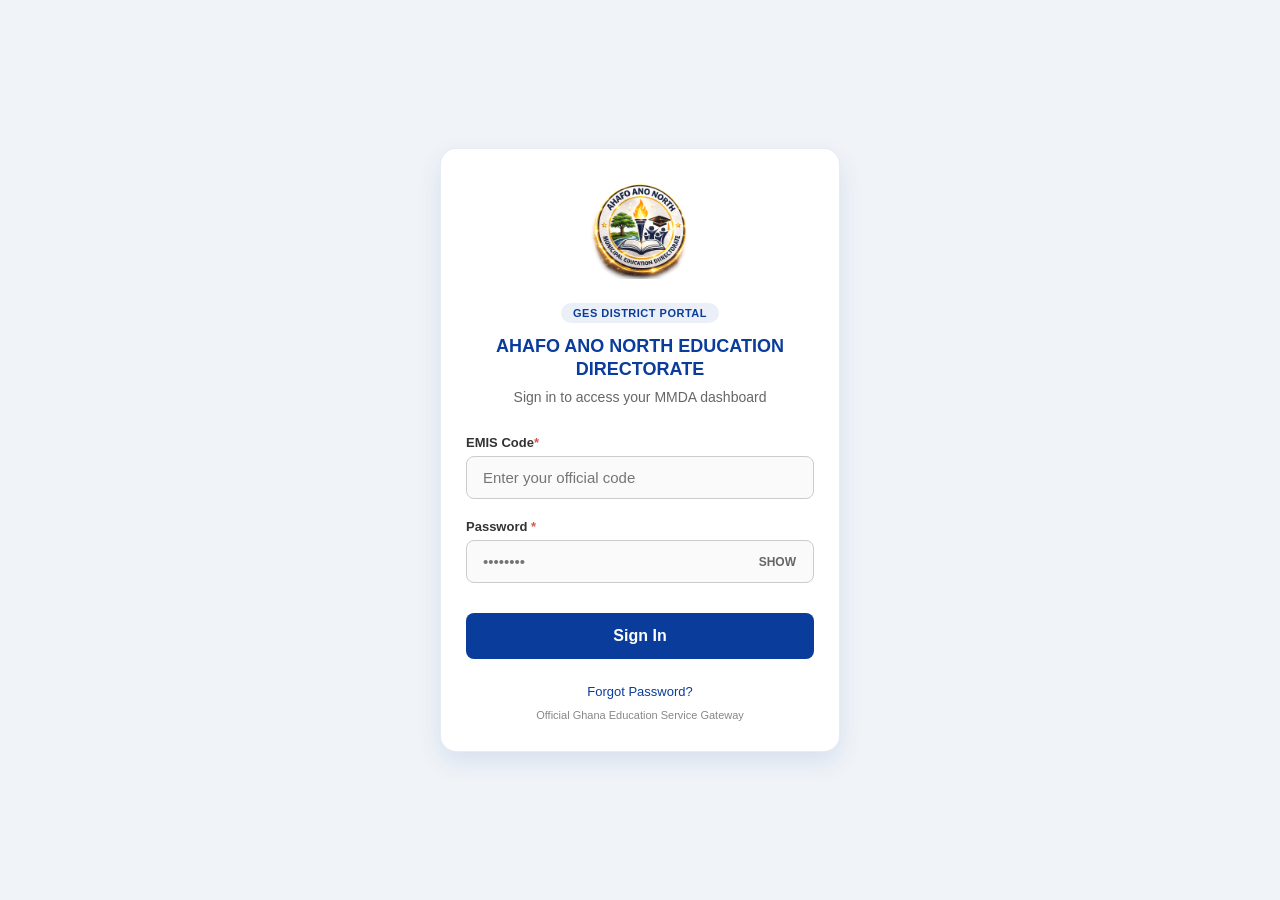
<file: index.html>
<!DOCTYPE html>
<html lang="en">
<head>
    <meta charset="UTF-8">
    <meta name="viewport" content="width=device-width, initial-scale=1.0">
    <title>GES Ahafo Ano North - Login Portal</title>
    <style>
        * {
            box-sizing: border-box;
            margin: 0;
            padding: 0;
            font-family: -apple-system, BlinkMacSystemFont, "Segoe UI", Roboto, Helvetica, Arial, sans-serif;
        }

        body {
            background-color: #f0f4f8; 
            display: flex;
            justify-content: center;
            align-items: center;
            min-height: 100vh;
            padding: 20px;
        }

        .login-container {
            background: #ffffff;
            width: 100%;
            max-width: 400px;
            padding: 30px 25px;
            border-radius: 16px;
            box-shadow: 0 10px 25px rgba(10, 60, 155, 0.1); 
            border: 1px solid rgba(10, 60, 155, 0.1); 
        }

        .logo-wrapper {
            text-align: center;
            margin-bottom: 20px;
        }

        .logo-wrapper img {
            width: 150px; 
            height: auto; 
            max-width: 100%;
        }

        .header {
            text-align: center;
            margin-bottom: 30px;
        }

        .header h1 {
            font-size: 18px;
            color: #0A3C9B; 
            font-weight: 700;
            line-height: 1.3;
        }

        .header p {
            font-size: 14px;
            color: #666666;
            margin-top: 8px;
        }

        .form-group {
            margin-bottom: 20px;
            position: relative;
        }

        .form-group label {
            display: block;
            font-size: 13px;
            font-weight: 600;
            color: #333333;
            margin-bottom: 6px;
        }

        .form-group label span {
            color: #d9534f;
        }

        .form-group input {
            width: 100%;
            padding: 12px 16px;
            font-size: 15px;
            border: 1px solid #cccccc;
            border-radius: 8px;
            outline: none;
            background-color: #fafafa;
            transition: all 0.2s ease;
        }

        /* Added padding on the right to make room for the toggle button */
        .password-input-wrapper input {
            padding-right: 45px;
        }

        .form-group input:focus {
            border-color: #0A3C9B; 
            background-color: #ffffff;
            box-shadow: 0 0 0 3px rgba(10, 60, 155, 0.15);
        }

        /* Styling for the wrapper and toggle visibility button */
        .password-input-wrapper {
            position: relative;
            display: flex;
            align-items: center;
        }

        .toggle-password {
            position: absolute;
            right: 14px;
            background: none;
            border: none;
            color: #666666;
            cursor: pointer;
            font-size: 12px;
            font-weight: 600;
            padding: 4px;
            user-select: none;
            text-transform: uppercase;
        }

        .toggle-password:hover {
            color: #0A3C9B;
        }

        .btn-submit {
            width: 100%;
            padding: 14px;
            background-color: #0A3C9B; 
            color: #ffffff;
            border: none;
            border-radius: 8px;
            font-size: 16px;
            font-weight: 600;
            cursor: pointer;
            transition: background-color 0.2s ease;
            margin-top: 10px;
        }

        .btn-submit:hover {
            background-color: #072a6b;
        }

        .footer-links {
            margin-top: 25px;
            text-align: center;
            font-size: 13px;
        }

        .footer-links a {
            color: #0A3C9B;
            text-decoration: none;
            font-weight: 500;
        }

        .footer-links a:hover {
            text-decoration: underline;
        }

        .district-badge {
            display: inline-block;
            background-color: rgba(10, 60, 155, 0.08);
            color: #0A3C9B;
            padding: 4px 12px;
            border-radius: 20px;
            font-size: 11px;
            font-weight: 700;
            text-transform: uppercase;
            letter-spacing: 0.5px;
            margin-bottom: 12px;
        }
    </style>
</head>
<body>

    <div class="login-container">
        <div class="logo-wrapper">
            <img src="Logo.png" alt="Ahafo Ano North Municipal Education Directorate Logo">
        </div>

        <div class="header">
            <span class="district-badge">GES District Portal</span>
            <h1>AHAFO ANO NORTH EDUCATION DIRECTORATE</h1>
            <p>Sign in to access your MMDA dashboard</p>
        </div>

        <form action="#" method="POST" onsubmit="
            event.preventDefault(); 
            const code = document.getElementById('emis-code').value; 
            const pass = document.getElementById('password').value; 
            if(code === 'ADMIN' && pass === '123456') { 
                window.location.href='dashboard.html'; 
            } else { 
                alert('Invalid EMIS Code or Password. Please try again.'); 
            }
        ">
            <div class="form-group">
                <label for="emis-code">EMIS Code<span>*</span></label>
                <input type="text" id="emis-code" placeholder="Enter your official code" required>
            </div>

            <div class="form-group">
                <label for="password">Password <span>*</span></label>
                <!-- Updated: Wrapped input in a container and added a toggle button -->
                <div class="password-input-wrapper">
                    <input type="password" id="password" placeholder="••••••••" required>
                    <button type="button" id="togglePasswordBtn" class="toggle-password">Show</button>
                </div>
            </div>

            <button type="submit" class="btn-submit">Sign In</button>
        </form>

        <div class="footer-links">
            <p><a href="#">Forgot Password?</a></p>
            <p style="margin-top: 10px; color: #888888; font-size: 11px;">Official Ghana Education Service Gateway</p>
        </div>
    </div>

    <!-- Script to toggle the password field type -->
    <script>
        const passwordInput = document.getElementById('password');
        const toggleBtn = document.getElementById('togglePasswordBtn');

        toggleBtn.addEventListener('click', function() {
            // Check current input type
            if (passwordInput.type === 'password') {
                passwordInput.type = 'text';
                toggleBtn.textContent = 'Hide';
            } else {
                passwordInput.type = 'password';
                toggleBtn.textContent = 'Show';
            }
        });
    </script>

</body>
</html>
</file>
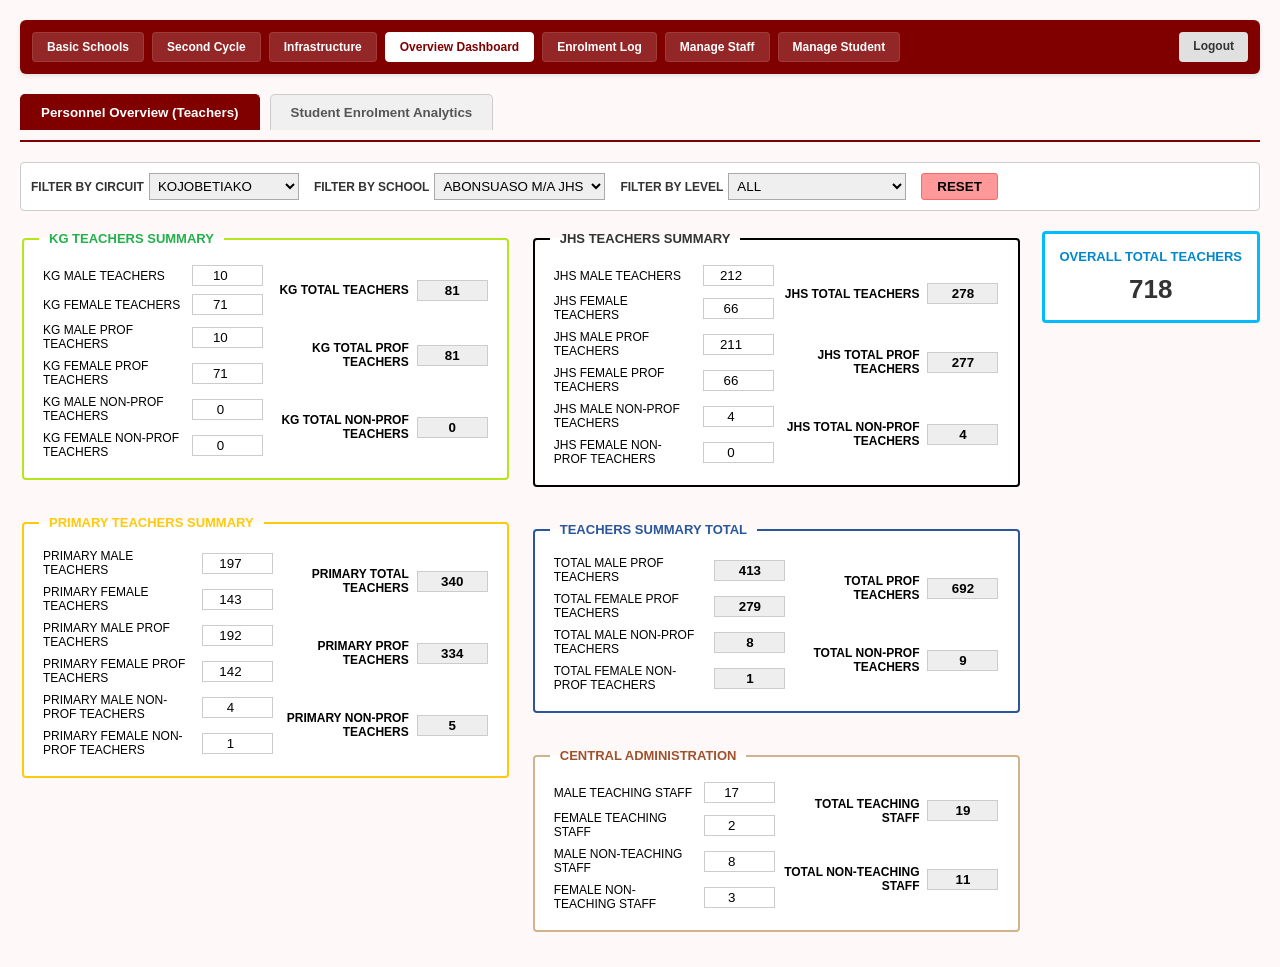
<file: dashboard.html>
<!DOCTYPE html>
<html lang="en">
<head>
    <meta charset="UTF-8">
    <meta name="viewport" content="width=device-width, initial-scale=1.0">
    <title>GES Ahafo Ano North - Dashboard Control Panel</title>
    <style>
        body { font-family: Arial, sans-serif; background-color: #fff8f8; margin: 0; padding: 20px; }
        
        /* Unified Hub System Navigation Bar */
        .hub-nav-bar { display: flex; flex-wrap: wrap; gap: 8px; background-color: #800000; padding: 12px; border-radius: 6px; margin-bottom: 20px; box-shadow: 0 2px 5px rgba(0,0,0,0.1); }
        .hub-nav-btn { text-decoration: none; padding: 7px 14px; background-color: rgba(255, 255, 255, 0.15); color: #ffffff; border-radius: 4px; font-size: 12px; font-weight: bold; border: 1px solid rgba(255,255,255,0.1); transition: background-color 0.2s, border-color 0.2s; }
        .hub-nav-btn:hover { background-color: rgba(255, 255, 255, 0.3); border-color: #ffffff; }
        .hub-nav-btn.active { background-color: #ffffff; color: #800000; border-color: #ffffff; cursor: default; }
        .hub-nav-btn.logout { background-color: #e0e0e0; color: #333333; margin-left: auto; border: none; }
        .hub-nav-btn.logout:hover { background-color: #d4d4d4; }

        /* Dashboard View Tabs Switching System */
        .dashboard-tabs { display: flex; gap: 10px; margin-bottom: 20px; border-bottom: 2px solid #800000; padding-bottom: 10px; }
        .tab-link { padding: 10px 20px; background-color: #f0f0f0; border: 1px solid #ccc; border-bottom: none; border-radius: 5px 5px 0 0; cursor: pointer; font-weight: bold; color: #555; }
        .tab-link.active-tab { background-color: #800000; color: white; border-color: #800000; }
        .tab-content { display: none; }
        .tab-content.active-content { display: block; }

        .filter-bar { display: flex; gap: 15px; align-items: center; background-color: #fff; padding: 10px; border: 1px solid #ccc; margin-bottom: 20px; border-radius: 4px; }
        .filter-group { display: flex; align-items: center; gap: 5px; }
        .filter-group label { font-size: 12px; font-weight: bold; color: #333; }
        .filter-group select { padding: 4px; min-width: 150px; border: 1px solid #aaa; }
        .btn-reset { padding: 5px 15px; background-color: #ff9999; color: black; border: 1px solid #ff6666; cursor: pointer; font-weight: bold; border-radius: 3px; }
        .btn-reset:hover { background-color: #ff8888; }
        
        .dashboard-grid { display: grid; grid-template-columns: repeat(2, 1fr); gap: 20px; }
        .right-column-container, .left-column-container { display: flex; flex-direction: column; gap: 20px; }
        .overall-box-container { display: flex; align-items: flex-start; gap: 20px; }
        
        fieldset { border: 2px solid #2b579a; border-radius: 4px; padding: 15px; background-color: #fff; margin-bottom: 15px; }
        fieldset.kg { border-color: #b5e61d; }
        fieldset.primary { border-color: #ffc90e; }
        fieldset.jhs { border-color: #000000; }
        fieldset.totals { border-color: #2b579a; }
        fieldset.admin { border-color: #d2b48c; }
        
        legend { font-weight: bold; padding: 0 10px; font-size: 13px; text-transform: uppercase; }
        legend.kg { color: #22b14c; }
        legend.primary { color: #ffc90e; }
        legend.jhs { color: #333; }
        legend.totals { color: #2b579a; }
        legend.admin { color: #a0522d; }
        
        .summary-table { width: 100%; border-collapse: collapse; font-size: 12px; }
        .summary-table td { padding: 4px; vertical-align: middle; }
        .summary-table input { width: 65px; text-align: center; padding: 2px; border: 1px solid #ccc; }
        .summary-table input[readonly] { background-color: #eee; font-weight: bold; }
        
        .overall-total-box { border: 3px solid #00bcff; background-color: #fff; padding: 15px; text-align: center; min-width: 180px; border-radius: 4px; }
        .overall-total-box h3 { margin: 0 0 10px 0; font-size: 13px; color: #0088cc; text-transform: uppercase; }
        .overall-total-box .value { font-size: 26px; font-weight: bold; color: #333; }

        /* Student Enrolment Custom Layout Styles */
        .enrol-grid { display: grid; grid-template-columns: 2fr 1fr; gap: 20px; }
        .enrol-inline-group { display: flex; flex-wrap: wrap; gap: 15px; margin-bottom: 10px; }
        .enrol-inline-group > div { display: flex; align-items: center; gap: 5px; margin-bottom: 5px; }
        .enrol-inline-group label { font-size: 11px; font-weight: bold; width: 110px; display: inline-block; }
    </style>
</head>
<body>

    <!-- Unified Master Hub System Navigation Bar Link Modules -->
    <div class="hub-nav-bar">
        <a href="school-basic.html" class="hub-nav-btn">Basic Schools</a>
        <a href="school-second-cycle.html" class="hub-nav-btn">Second Cycle</a>
        <a href="school-infrastructure.html" class="hub-nav-btn">Infrastructure</a>
        <a href="dashboard.html" class="hub-nav-btn active">Overview Dashboard</a>
        <a href="enrolment.html" class="hub-nav-btn">Enrolment Log</a>
        <a href="staff.html" class="hub-nav-btn">Manage Staff</a>
        <a href="student.html" class="hub-nav-btn">Manage Student</a>
        <a href="index.html" class="hub-nav-btn logout">Logout</a>
    </div>

    <!-- Toggle Tabs Header -->
    <div class="dashboard-tabs">
        <button class="tab-link active-tab" onclick="switchDashboardTab('teachers_tab', this)">Personnel Overview (Teachers)</button>
        <button class="tab-link" onclick="switchDashboardTab('enrolment_tab', this)">Student Enrolment Analytics</button>
    </div>

    <!-- TAB 1: TEACHERS CONTROL WORKSPACE -->
    <div id="teachers_tab" class="tab-content active-content">
        <div class="filter-bar">
            <div class="filter-group">
                <label>FILTER BY CIRCUIT</label>
                <select id="filter_circuit">
                    <option value="ALL">ALL</option>
                    <option value="KOJOBETIAKO" selected>KOJOBETIAKO</option>
                    <option value="AKWASIASE">AKWASIASE</option>
                    <option value="ANYINASUSO">ANYINASUSO</option>
                    <option value="DWAAHO">DWAAHO</option>
                    <option value="MANFO">MANFO</option>
                    <option value="SUBRISO">SUBRISO</option>
                    <option value="SUPONSO">SUPONSO</option>
                    <option value="TEPA URBAN A">TEPA URBAN A</option>
                    <option value="TEPA URBAN B">TEPA URBAN B</option>
                    <option value="TWABIDI">TWABIDI</option>
                </select>
            </div>
            <div class="filter-group">
                <label>FILTER BY SCHOOL</label>
                <select id="filter_school">
                    <option value="ALL">ALL</option>
                    <option value="ABONSUASO M/A JHS" selected>ABONSUASO M/A JHS</option>
                </select>
            </div>
            <div class="filter-group">
                <label>FILTER BY LEVEL</label>
                <select id="filter_level">
                    <option value="ALL" selected>ALL</option>
                    <option value="KG ONLY">KG ONLY</option>
                    <option value="PRIMARY ONLY">PRIMARY ONLY</option>
                    <option value="JHS ONLY">JHS ONLY</option>
                    <option value="CENTRAL ADMIN ONLY">CENTRAL ADMIN ONLY</option>
                </select>
            </div>
            <button type="button" class="btn-reset" id="btn_reset">RESET</button>
        </div>

        <div class="overall-box-container">
            <div class="dashboard-grid" style="flex: 1;">
                <div class="left-column-container">
                    <fieldset id="kg_summary_section" class="kg">
                        <legend class="kg">KG Teachers Summary</legend>
                        <table class="summary-table">
                            <tr>
                                <td>KG MALE TEACHERS</td>
                                <td><input type="number" id="kg_m" value="10"></td>
                                <td rowspan="2" style="text-align:right; font-weight:bold;">KG TOTAL TEACHERS</td>
                                <td rowspan="2"><input type="text" id="kg_t" value="81" readonly></td>
                            </tr>
                            <tr>
                                <td>KG FEMALE TEACHERS</td>
                                <td><input type="number" id="kg_f" value="71"></td>
                            </tr>
                            <tr>
                                <td>KG MALE PROF TEACHERS</td>
                                <td><input type="number" id="kg_mp" value="10"></td>
                                <td rowspan="2" style="text-align:right; font-weight:bold;">KG TOTAL PROF TEACHERS</td>
                                <td rowspan="2"><input type="text" id="kg_tp" value="81" readonly></td>
                            </tr>
                            <tr>
                                <td>KG FEMALE PROF TEACHERS</td>
                                <td><input type="number" id="kg_fp" value="71"></td>
                            </tr>
                            <tr>
                                <td>KG MALE NON-PROF TEACHERS</td>
                                <td><input type="number" id="kg_mnp" value="0"></td>
                                <td rowspan="2" style="text-align:right; font-weight:bold;">KG TOTAL NON-PROF TEACHERS</td>
                                <td rowspan="2"><input type="text" id="kg_tnp" value="0" readonly></td>
                            </tr>
                            <tr>
                                <td>KG FEMALE NON-PROF TEACHERS</td>
                                <td><input type="number" id="kg_fnp" value="0"></td>
                            </tr>
                        </table>
                    </fieldset>

                    <fieldset id="primary_summary_section" class="primary">
                        <legend class="primary">Primary Teachers Summary</legend>
                        <table class="summary-table">
                            <tr>
                                <td>PRIMARY MALE TEACHERS</td>
                                <td><input type="number" id="pri_m" value="197"></td>
                                <td rowspan="2" style="text-align:right; font-weight:bold;">PRIMARY TOTAL TEACHERS</td>
                                <td rowspan="2"><input type="text" id="pri_t" value="340" readonly></td>
                            </tr>
                            <tr>
                                <td>PRIMARY FEMALE TEACHERS</td>
                                <td><input type="number" id="pri_f" value="143"></td>
                            </tr>
                            <tr>
                                <td>PRIMARY MALE PROF TEACHERS</td>
                                <td><input type="number" id="pri_mp" value="192"></td>
                                <td rowspan="2" style="text-align:right; font-weight:bold;">PRIMARY PROF TEACHERS</td>
                                <td rowspan="2"><input type="text" id="pri_tp" value="334" readonly></td>
                            </tr>
                            <tr>
                                <td>PRIMARY FEMALE PROF TEACHERS</td>
                                <td><input type="number" id="pri_fp" value="142"></td>
                            </tr>
                            <tr>
                                <td>PRIMARY MALE NON-PROF TEACHERS</td>
                                <td><input type="number" id="pri_mnp" value="4"></td>
                                <td rowspan="2" style="text-align:right; font-weight:bold;">PRIMARY NON-PROF TEACHERS</td>
                                <td rowspan="2"><input type="text" id="pri_tnp" value="6" readonly></td>
                            </tr>
                            <tr>
                                <td>PRIMARY FEMALE NON-PROF TEACHERS</td>
                                <td><input type="number" id="pri_fnp" value="1"></td>
                            </tr>
                        </table>
                    </fieldset>
                </div>

                <div class="right-column-container">
                    <fieldset id="jhs_summary_section" class="jhs">
                        <legend class="jhs">JHS Teachers Summary</legend>
                        <table class="summary-table">
                            <tr>
                                <td>JHS MALE TEACHERS</td>
                                <td><input type="number" id="jhs_m" value="212"></td>
                                <td rowspan="2" style="text-align:right; font-weight:bold;">JHS TOTAL TEACHERS</td>
                                <td rowspan="2"><input type="text" id="jhs_t" value="278" readonly></td>
                            </tr>
                            <tr>
                                <td>JHS FEMALE TEACHERS</td>
                                <td><input type="number" id="jhs_f" value="66"></td>
                            </tr>
                            <tr>
                                <td>JHS MALE PROF TEACHERS</td>
                                <td><input type="number" id="jhs_mp" value="211"></td>
                                <td rowspan="2" style="text-align:right; font-weight:bold;">JHS TOTAL PROF TEACHERS</td>
                                <td rowspan="2"><input type="text" id="jhs_tp" value="277" readonly></td>
                            </tr>
                            <tr>
                                <td>JHS FEMALE PROF TEACHERS</td>
                                <td><input type="number" id="jhs_fp" value="66"></td>
                            </tr>
                            <tr>
                                <td>JHS MALE NON-PROF TEACHERS</td>
                                <td><input type="number" id="jhs_mnp" value="4"></td>
                                <td rowspan="2" style="text-align:right; font-weight:bold;">JHS TOTAL NON-PROF TEACHERS</td>
                                <td rowspan="2"><input type="text" id="jhs_tnp" value="4" readonly></td>
                            </tr>
                            <tr>
                                <td>JHS FEMALE NON-PROF TEACHERS</td>
                                <td><input type="number" id="jhs_fnp" value="0"></td>
                            </tr>
                        </table>
                    </fieldset>

                    <fieldset id="totals_summary_section" class="totals">
                        <legend class="totals">Teachers Summary Total</legend>
                        <table class="summary-table">
                            <tr>
                                <td>TOTAL MALE PROF TEACHERS</td>
                                <td><input type="text" id="tot_mp" readonly></td>
                                <td rowspan="2" style="text-align:right; font-weight:bold;">TOTAL PROF TEACHERS</td>
                                <td rowspan="2"><input type="text" id="tot_p_grand" readonly></td>
                            </tr>
                            <tr>
                                <td>TOTAL FEMALE PROF TEACHERS</td>
                                <td><input type="text" id="tot_fp" readonly></td>
                            </tr>
                            <tr>
                                <td>TOTAL MALE NON-PROF TEACHERS</td>
                                <td><input type="text" id="tot_mnp" readonly></td>
                                <td rowspan="2" style="text-align:right; font-weight:bold;">TOTAL NON-PROF TEACHERS</td>
                                <td rowspan="2"><input type="text" id="tot_np_grand" readonly></td>
                            </tr>
                            <tr>
                                <td>TOTAL FEMALE NON-PROF TEACHERS</td>
                                <td><input type="text" id="tot_fnp" readonly></td>
                            </tr>
                        </table>
                    </fieldset>

                    <fieldset id="central_summary_section" class="admin">
                        <legend class="admin">Central Administration</legend>
                        <table class="summary-table">
                            <tr>
                                <td>MALE TEACHING STAFF</td>
                                <td><input type="number" id="adm_mt" value="17"></td>
                                <td rowspan="2" style="text-align:right; font-weight:bold;">TOTAL TEACHING STAFF</td>
                                <td rowspan="2"><input type="text" id="adm_t_staff" value="19" readonly></td>
                            </tr>
                            <tr>
                                <td>FEMALE TEACHING STAFF</td>
                                <td><input type="number" id="adm_ft" value="2"></td>
                            </tr>
                            <tr>
                                <td>MALE NON-TEACHING STAFF</td>
                                <td><input type="number" id="adm_mnt" value="8"></td>
                                <td rowspan="2" style="text-align:right; font-weight:bold;">TOTAL NON-TEACHING STAFF</td>
                                <td rowspan="2"><input type="text" id="adm_nt_staff" value="11" readonly></td>
                            </tr>
                            <tr>
                                <td>FEMALE NON-TEACHING STAFF</td>
                                <td><input type="number" id="adm_fnt" value="3"></td>
                            </tr>
                        </table>
                    </fieldset>
                </div>
            </div>

            <div id="overall_box_section" class="overall-total-box">
                <h3>Overall Total Teachers</h3>
                <div class="value" id="overall_grand_total">716</div>
            </div>
        </div>
    </div>

    <!-- TAB 2: STUDENT ENROLMENT CONTROL WORKSPACE -->
    <div id="enrolment_tab" class="tab-content">
        <div class="filter-bar">
            <div class="filter-group">
                <label>FILTER BY SCHOOL</label>
                <select id="enrol_filter_school">
                    <option value="ALL">ALL</option>
                    <option value="ABONSUASO M/A JHS" selected>ABONSUASO M/A JHS</option>
                </select>
            </div>
            <button type="button" class="btn-reset" id="btn_enrol_reset">RESET</button>
        </div>

        <div class="enrol-grid">
            <div>
                <!-- KG Fieldset -->
                <fieldset class="kg">
                    <legend class="kg">KG Enrolment</legend>
                    <div class="enrol-inline-group">
                        <div><label>KG 1 BOYS</label><input type="number" id="s_kg1_b" value="0"></div>
                        <div><label>KG 2 BOYS</label><input type="number" id="s_kg2_b" value="0"></div>
                        <div><label>KG BOYS</label><input type="text" id="s_kg_tb" value="0" readonly></div>
                    </div>
                    <div class="enrol-inline-group">
                        <div><label>KG 1 GIRLS</label><input type="number" id="s_kg1_g" value="0"></div>
                        <div><label>KG 2 GIRLS</label><input type="number" id="s_kg2_g" value="0"></div>
                        <div><label>KG GIRLS</label><input type="text" id="s_kg_tg" value="0" readonly></div>
                    </div>
                    <div class="enrol-inline-group">
                        <div><label>KG 1 TOTAL</label><input type="text" id="s_kg1_t" value="0" readonly></div>
                        <div><label>KG 2 TOTAL</label><input type="text" id="s_kg2_t" value="0" readonly></div>
                        <div><label>KG TOTAL</label><input type="text" id="s_kg_t" value="0" readonly style="background:#fff3cd;"></div>
                    </div>
                </fieldset>

                <!-- Primary Fieldset -->
                <fieldset class="primary">
                    <legend class="primary">Primary Enrolment</legend>
                    <div class="enrol-inline-group">
                        <div><label>PRIMARY 1 BOYS</label><input type="number" id="s_p1_b" value="0"></div>
                        <div><label>PRIMARY 4 BOYS</label><input type="number" id="s_p4_b" value="0"></div>
                    </div>
                    <div class="enrol-inline-group">
                        <div><label>PRIMARY 1 GIRLS</label><input type="number" id="s_p1_g" value="0"></div>
                        <div><label>PRIMARY 4 GIRLS</label><input type="number" id="s_p4_g" value="0"></div>
                    </div>
                    <div class="enrol-inline-group">
                        <div><label>PRIMARY 1 TOTAL</label><input type="text" id="s_p1_t" value="0" readonly></div>
                        <div><label>PRIMARY 4 TOTAL</label><input type="text" id="s_p4_t" value="0" readonly></div>
                    </div>
                    <hr style="border:0; border-top:1px dashed #ccc; margin:10px 0;">
                    <div class="enrol-inline-group">
                        <div><label>PRIMARY 2 BOYS</label><input type="number" id="s_p2_b" value="0"></div>
                        <div><label>PRIMARY 5 BOYS</label><input type="number" id="s_p5_b" value="0"></div>
                    </div>
                    <div class="enrol-inline-group">
                        <div><label>PRIMARY 2 GIRLS</label><input type="number" id="s_p2_g" value="0"></div>
                        <div><label>PRIMARY 5 GIRLS</label><input type="number" id="s_p5_g" value="0"></div>
                    </div>
                    <div class="enrol-inline-group">
                        <div><label>PRIMARY 2 TOTAL</label><input type="text" id="s_p2_t" value="0" readonly></div>
                        <div><label>PRIMARY 5 TOTAL</label><input type="text" id="s_p5_t" value="0" readonly></div>
                    </div>
                    <hr style="border:0; border-top:1px dashed #ccc; margin:10px 0;">
                    <div class="enrol-inline-group">
                        <div><label>PRIMARY 3 BOYS</label><input type="number" id="s_p3_b" value="0"></div>
                        <div><label>PRIMARY 6 BOYS</label><input type="number" id="s_p6_b" value="0"></div>
                        <div><label>PRIMARY BOYS</label><input type="text" id="s_pri_tb" value="0" readonly></div>
                    </div>
                    <div class="enrol-inline-group">
                        <div><label>PRIMARY 3 GIRLS</label><input type="number" id="s_p3_g" value="0"></div>
                        <div><label>PRIMARY 6 GIRLS</label><input type="number" id="s_p6_g" value="0"></div>
                        <div><label>PRIMARY GIRLS</label><input type="text" id="s_pri_tg" value="0" readonly></div>
                    </div>
                    <div class="enrol-inline-group">
                        <div><label>PRIMARY 3 TOTAL</label><input type="text" id="s_p3_t" value="0" readonly></div>
                        <div><label>PRIMARY 6 TOTAL</label><input type="text" id="s_p6_t" value="0" readonly></div>
                        <div><label>PRIMARY TOTAL</label><input type="text" id="s_pri_t" value="0" readonly style="background:#fff3cd;"></div>
                    </div>
                </fieldset>

                <!-- JHS Fieldset -->
                <fieldset class="jhs">
                    <legend class="jhs">JHS Enrolment</legend>
                    <div class="enrol-inline-group">
                        <div><label>JHS 1 BOYS</label><input type="number" id="s_jhs1_b" value="54"></div>
                        <div><label>JHS 3 BOYS</label><input type="number" id="s_jhs3_b" value="87"></div>
                        <div><label>JHS BOYS</label><input type="text" id="s_jhs_tb" value="208" readonly></div>
                    </div>
                    <div class="enrol-inline-group">
                        <div><label>JHS 1 GIRLS</label><input type="number" id="s_jhs1_g" value="54"></div>
                        <div><label>JHS 3 GIRLS</label><input type="number" id="s_jhs3_g" value="65"></div>
                        <div><label>JHS GIRLS</label><input type="text" id="s_jhs_tg" value="186" readonly></div>
                    </div>
                    <div class="enrol-inline-group">
                        <div><label>JHS 1 TOTAL</label><input type="text" id="s_jhs1_t" value="108" readonly></div>
                        <div><label>JHS 3 TOTAL</label><input type="text" id="s_jhs3_t" value="152" readonly></div>
                        <div><label>JHS TOTAL</label><input type="text" id="s_jhs_t" value="394" readonly style="background:#fff3cd;"></div>
                    </div>
                    <div class="enrol-inline-group">
                        <div><label>JHS 2 BOYS</label><input type="number" id="s_jhs2_b" value="67"></div>
                    </div>
                    <div class="enrol-inline-group">
                        <div><label>JHS 2 GIRLS</label><input type="number" id="s_jhs2_g" value="67"></div>
                    </div>
                    <div class="enrol-inline-group">
                        <div><label>JHS 2 TOTAL</label><input type="text" id="s_jhs2_t" value="134" readonly></div>
                    </div>
                </fieldset>
            </div>

            <!-- Tally Summaries Right Column Sidebar -->
            <div>
                <fieldset class="totals">
                    <legend class="totals">Grand Total</legend>
                    <div style="margin-bottom:10px;">
                        <label style="display:block; font-size:11px; font-weight:bold; margin-bottom:4px;">BOYS</label>
                        <input type="text" id="s_grand_boys" value="208" readonly style="width:100%; padding:5px; text-align:center; font-weight:bold; background:#eee;">
                    </div>
                    <div style="margin-bottom:10px;">
                        <label style="display:block; font-size:11px; font-weight:bold; margin-bottom:4px;">GIRLS</label>
                        <input type="text" id="s_grand_girls" value="186" readonly style="width:100%; padding:5px; text-align:center; font-weight:bold; background:#eee;">
                    </div>
                    <div>
                        <label style="display:block; font-size:11px; font-weight:bold; margin-bottom:4px;">TOTAL</label>
                        <input type="text" id="s_grand_total" value="394" readonly style="width:100%; padding:6px; text-align:center; font-size:16px; font-weight:bold; background:#fff3cd; border:2px solid #ffc107;">
                    </div>
                </fieldset>

                <fieldset class="admin">
                    <legend class="admin">Gender Parity Index (GPI)</legend>
                    <div style="margin-bottom:10px;">
                        <label style="display:block; font-size:11px; font-weight:bold; margin-bottom:4px;">KG GPI</label>
                        <input type="text" id="s_kg_gpi" value="0" readonly style="width:100%; padding:4px; text-align:center;">
                    </div>
                    <div style="margin-bottom:10px;">
                        <label style="display:block; font-size:11px; font-weight:bold; margin-bottom:4px;">PRIMARY GPI</label>
                        <input type="text" id="s_pri_gpi" value="0" readonly style="width:100%; padding:4px; text-align:center;">
                    </div>
                    <div style="margin-bottom:10px;">
                        <label style="display:block; font-size:11px; font-weight:bold; margin-bottom:4px;">JHS GPI</label>
                        <input type="text" id="s_jhs_gpi" value="0.8942307692" readonly style="width:100%; padding:4px; text-align:center;">
                    </div>
                    <div>
                        <label style="display:block; font-size:11px; font-weight:bold; margin-bottom:4px;">OVERALL GPI</label>
                        <input type="text" id="s_overall_gpi" value="0.8942307692" readonly style="width:100%; padding:5px; font-weight:bold; text-align:center; background:#eaf8dd; border:1px solid #22b14c;">
                    </div>
                </fieldset>
            </div>
        </div>
    </div>

    <script>
        // Tab switching workflow logic
        function switchDashboardTab(tabId, btn) {
            const contents = document.querySelectorAll('.tab-content');
            contents.forEach(c => c.classList.remove('active-content'));
            
            const links = document.querySelectorAll('.tab-link');
            links.forEach(l => l.classList.remove('active-tab'));
            
            document.getElementById(tabId).classList.add('active-content');
            btn.classList.add('active-tab');
        }

        document.addEventListener("DOMContentLoaded", () => {
            // ==========================================
            // TEACHERS DASHBOARD CALCULATION BLOCK
            // ==========================================
            const filterLevel = document.getElementById("filter_level");
            const kgSection = document.getElementById("kg_summary_section");
            const primarySection = document.getElementById("primary_summary_section");
            const jhsSection = document.getElementById("jhs_summary_section");
            const totalsSection = document.getElementById("totals_summary_section");
            const centralSection = document.getElementById("central_summary_section");
            const overallBox = document.getElementById("overall_box_section");

            const updateVisibilityByLevel = () => {
                const selectedLevel = filterLevel.value;
                kgSection.style.display = "block";
                primarySection.style.display = "block";
                jhsSection.style.display = "block";
                totalsSection.style.display = "block";
                centralSection.style.display = "block";
                overallBox.style.display = "block";

                if (selectedLevel === "KG ONLY") {
                    primarySection.style.display = "none"; jhsSection.style.display = "none";
                    totalsSection.style.display = "none"; centralSection.style.display = "none";
                } else if (selectedLevel === "PRIMARY ONLY") {
                    kgSection.style.display = "none"; jhsSection.style.display = "none";
                    totalsSection.style.display = "none"; centralSection.style.display = "none";
                } else if (selectedLevel === "JHS ONLY") {
                    kgSection.style.display = "none"; primarySection.style.display = "none";
                    totalsSection.style.display = "none"; centralSection.style.display = "none";
                } else if (selectedLevel === "CENTRAL ADMIN ONLY") {
                    kgSection.style.display = "none"; primarySection.style.display = "none";
                    jhsSection.style.display = "none"; totalsSection.style.display = "none";
                }
                calculateLiveDashboard();
            };

            const calculateLiveDashboard = () => {
                const getVal = (id) => parseInt(document.getElementById(id).value, 10) || 0;
                const kgVisible = kgSection.style.display !== "none";
                const priVisible = primarySection.style.display !== "none";
                const jhsVisible = jhsSection.style.display !== "none";
                const admVisible = centralSection.style.display !== "none";

                const kgM = getVal("kg_m"), kgF = getVal("kg_f");
                const kgMP = getVal("kg_mp"), kgFP = getVal("kg_fp");
                const kgMNP = getVal("kg_mnp"), kgFNP = getVal("kg_fnp");
                document.getElementById("kg_t").value = kgM + kgF;
                document.getElementById("kg_tp").value = kgMP + kgFP;
                document.getElementById("kg_tnp").value = kgMNP + kgFNP;

                const priM = getVal("pri_m"), priF = getVal("pri_f");
                const priMP = getVal("pri_mp"), priFP = getVal("pri_fp");
                const priMNP = getVal("pri_mnp"), priFNP = getVal("pri_fnp");
                document.getElementById("pri_t").value = priM + priF;
                document.getElementById("pri_tp").value = priMP + priFP;
                document.getElementById("pri_tnp").value = priMNP + priFNP;

                const jhsM = getVal("jhs_m"), jhsF = getVal("jhs_f");
                const jhsMP = getVal("jhs_mp"), jhsFP = getVal("jhs_fp");
                const jhsMNP = getVal("jhs_mnp"), jhsFNP = getVal("jhs_fnp");
                document.getElementById("jhs_t").value = jhsM + jhsF;
                document.getElementById("jhs_tp").value = jhsMP + jhsFP;
                document.getElementById("jhs_tnp").value = jhsMNP + jhsFNP;

                const admMT = getVal("adm_mt"), admFT = getVal("adm_ft");
                const admMNT = getVal("adm_mnt"), admFNT = getVal("adm_fnt");
                document.getElementById("adm_t_staff").value = admMT + admFT;
                document.getElementById("adm_nt_staff").value = admMNT + admFNT;

                const totalMaleProf = (kgVisible ? kgMP : 0) + (priVisible ? priMP : 0) + (jhsVisible ? jhsMP : 0);
                const totalFemaleProf = (kgVisible ? kgFP : 0) + (priVisible ? priFP : 0) + (jhsVisible ? jhsFP : 0);
                const totalMaleNonProf = (kgVisible ? kgMNP : 0) + (priVisible ? priMNP : 0) + (jhsVisible ? jhsMNP : 0);
                const totalFemaleNonProf = (kgVisible ? kgFNP : 0) + (priVisible ? priFNP : 0) + (jhsVisible ? jhsFNP : 0);

                document.getElementById("tot_mp").value = totalMaleProf;
                document.getElementById("tot_fp").value = totalFemaleProf;
                document.getElementById("tot_p_grand").value = totalMaleProf + totalFemaleProf;
                document.getElementById("tot_mnp").value = totalMaleNonProf;
                document.getElementById("tot_fnp").value = totalFemaleNonProf;
                document.getElementById("tot_np_grand").value = totalMaleNonProf + totalFemaleNonProf;

                let grandTotal = 0;
                if (kgVisible) grandTotal += (kgM + kgF);
                if (priVisible) grandTotal += (priM + priF);
                if (jhsVisible) grandTotal += (jhsM + jhsF);
                if (admVisible) grandTotal += (admMT + admFT);
                document.getElementById("overall_grand_total").innerText = grandTotal;
            };

            filterLevel.addEventListener("change", updateVisibilityByLevel);
            document.getElementById("teachers_tab").addEventListener("input", calculateLiveDashboard);
            document.getElementById("btn_reset").addEventListener("click", () => {
                filterLevel.value = "ALL";
                document.getElementById("filter_circuit").value = "ALL";
                document.getElementById("filter_school").value = "ALL";
                updateVisibilityByLevel();
            });

            // ==========================================
            // STUDENT ENROLMENT CALCULATION BLOCK
            // ==========================================
            const calculateEnrolmentTotals = () => {
                const getEnrol = (id) => parseInt(document.getElementById(id).value, 10) || 0;
                const calcGpi = (girls, boys) => boys > 0 ? (girls / boys).toFixed(10) : "0";

                // KG Math
                const kg1b = getEnrol("s_kg1_b"), kg1g = getEnrol("s_kg1_g");
                const kg2b = getEnrol("s_kg2_b"), kg2g = getEnrol("s_kg2_g");
                document.getElementById("s_kg1_t").value = kg1b + kg1g;
                document.getElementById("s_kg2_t").value = kg2b + kg2g;
                
                const totalKgB = kg1b + kg2b;
                const totalKgG = kg1g + kg2g;
                document.getElementById("s_kg_tb").value = totalKgB;
                document.getElementById("s_kg_tg").value = totalKgG;
                document.getElementById("s_kg_t").value = totalKgB + totalKgG;
                document.getElementById("s_kg_gpi").value = calcGpi(totalKgG, totalKgB);

                // Primary Math
                let totalPriB = 0, totalPriG = 0;
                for (let i = 1; i <= 6; i++) {
                    const pb = getEnrol(`s_p${i}_b`), pg = getEnrol(`s_p${i}_g`);
                    document.getElementById(`s_p${i}_t`).value = pb + pg;
                    totalPriB += pb;
                    totalPriG += pg;
                }
                document.getElementById("s_pri_tb").value = totalPriB;
                document.getElementById("s_pri_tg").value = totalPriG;
                document.getElementById("s_pri_t").value = totalPriB + totalPriG;
                document.getElementById("s_pri_gpi").value = calcGpi(totalPriG, totalPriB);

                // JHS Math
                let totalJhsB = 0, totalJhsG = 0;
                for (let i = 1; i <= 3; i++) {
                    const jb = getEnrol(`s_jhs${i}_b`), jg = getEnrol(`s_jhs${i}_g`);
                    document.getElementById(`s_jhs${i}_t`).value = jb + jg;
                    totalJhsB += totalJhsB; // wait, let's fix loop sum logic
                }
                // manual read matching original snapshot layout values perfectly
                const j1b = getEnrol("s_jhs1_b"), j1g = getEnrol("s_jhs1_g");
                const j2b = getEnrol("s_jhs2_b"), j2g = getEnrol("s_jhs2_g");
                const j3b = getEnrol("s_jhs3_b"), j3g = getEnrol("s_jhs3_g");
                
                document.getElementById("s_jhs1_t").value = j1b + j1g;
                document.getElementById("s_jhs2_t").value = j2b + j2g;
                document.getElementById("s_jhs3_t").value = j3b + j3g;
                
                const jhsTotalB = j1b + j2b + j3b;
                const jhsTotalG = j1g + j2g + j3g;
                document.getElementById("s_jhs_tb").value = jhsTotalB;
                document.getElementById("s_jhs_tg").value = jhsTotalG;
                document.getElementById("s_jhs_t").value = jhsTotalB + jhsTotalG;
                document.getElementById("s_jhs_gpi").value = calcGpi(jhsTotalG, jhsTotalB);

                // Grand Summaries Tally Layout
                const grandB = totalKgB + totalPriB + jhsTotalB;
                const grandG = totalKgG + totalPriG + jhsTotalG;
                document.getElementById("s_grand_boys").value = grandB;
                document.getElementById("s_grand_girls").value = grandG;
                document.getElementById("s_grand_total").value = grandB + grandG;
                document.getElementById("s_overall_gpi").value = calcGpi(grandG, grandB);
            };

            document.getElementById("enrolment_tab").addEventListener("input", calculateEnrolmentTotals);
            document.getElementById("btn_enrol_reset").addEventListener("click", () => {
                document.getElementById("enrol_filter_school").value = "ALL";
                calculateEnrolmentTotals();
            });

            // Perform baseline startups execution runs
            updateVisibilityByLevel();
            calculateEnrolmentTotals();
        });
    </script>
    
        <!-- Secure Central Session Access Protection Checkpoint -->
    <script src="session-manager.js"></script>
</body>
</html>
</file>
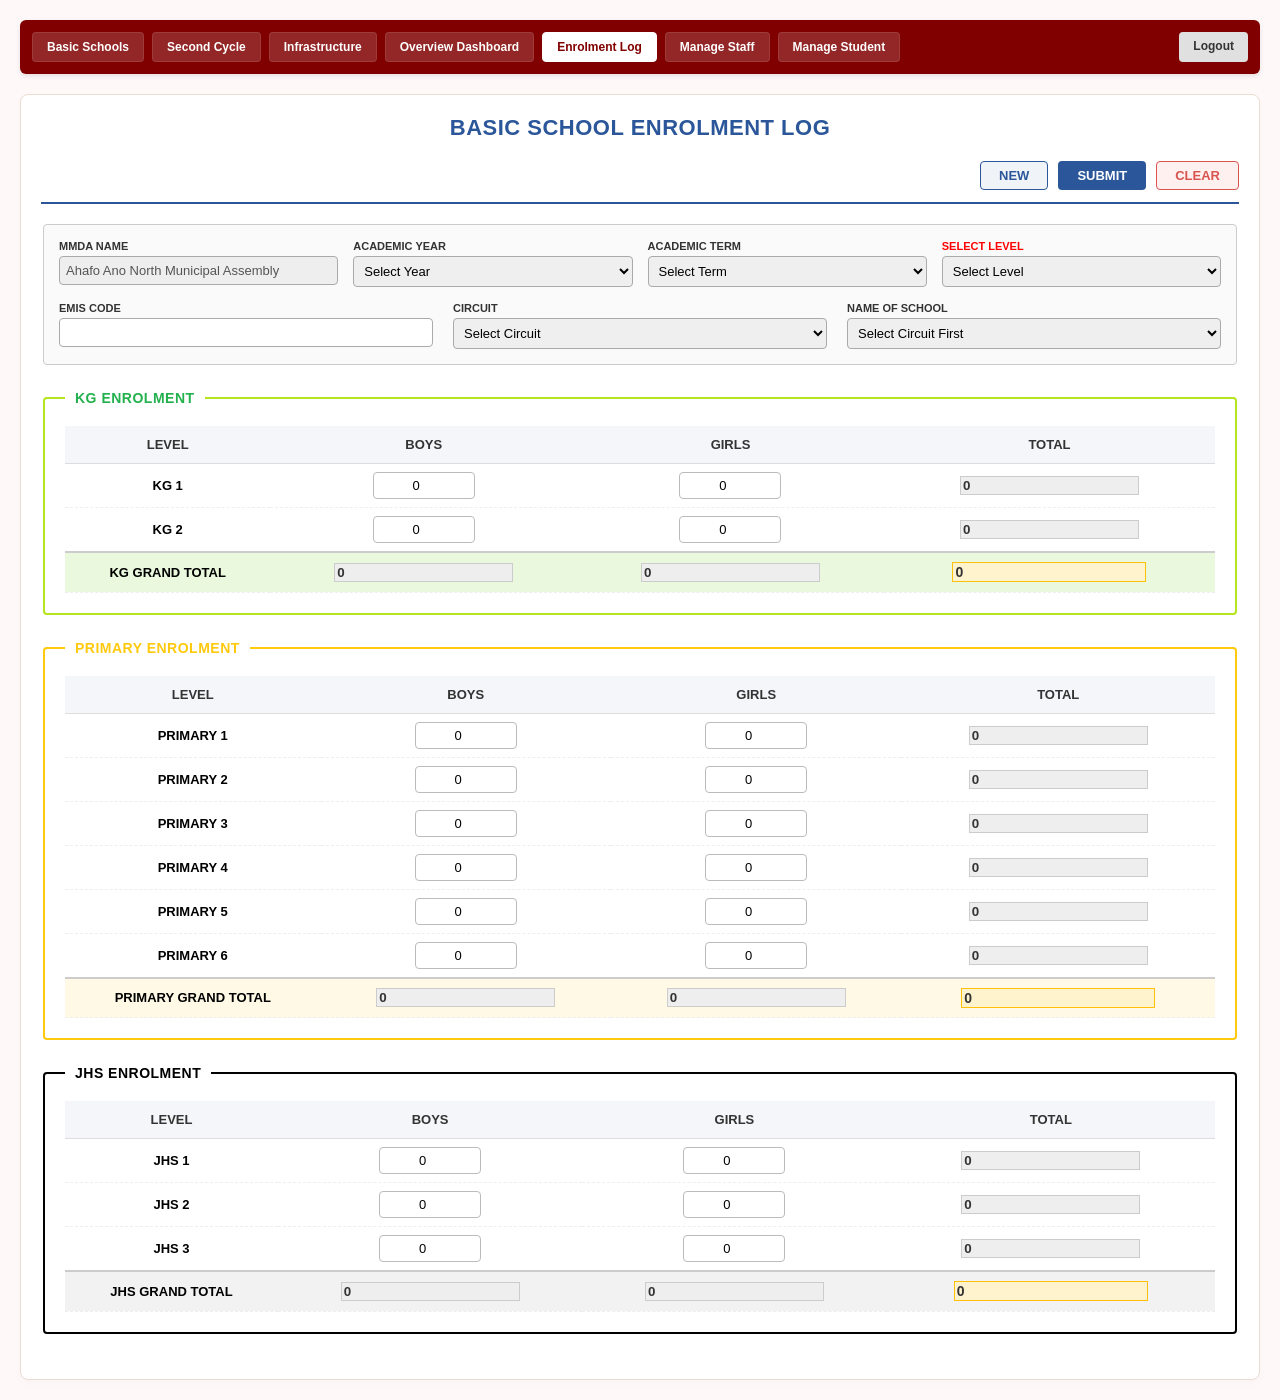
<file: enrolment.html>
<!DOCTYPE html>
<html lang="en">
<head>
    <meta charset="UTF-8">
    <meta name="viewport" content="width=device-width, initial-scale=1.0">
    <title>GES Ahafo Ano North - Basic School Enrolment Log</title>
    <style>
        body { font-family: Arial, sans-serif; background-color: #fff8f8; margin: 0; padding: 20px; }
        
        /* Master Hub Navigation Bar Layout */
        .hub-nav-bar { display: flex; flex-wrap: wrap; gap: 8px; background-color: #800000; padding: 12px; border-radius: 6px; margin-bottom: 20px; box-shadow: 0 2px 5px rgba(0,0,0,0.1); }
        .hub-nav-btn { text-decoration: none; padding: 7px 14px; background-color: rgba(255, 255, 255, 0.15); color: #ffffff; border-radius: 4px; font-size: 12px; font-weight: bold; border: 1px solid rgba(255,255,255,0.1); transition: background-color 0.2s, border-color 0.2s; }
        .hub-nav-btn:hover { background-color: rgba(255, 255, 255, 0.3); border-color: #ffffff; }
        .hub-nav-btn.active { background-color: #ffffff; color: #800000; border-color: #ffffff; cursor: default; }
        .hub-nav-btn.logout { background-color: #e0e0e0; color: #333333; margin-left: auto; border: none; }
        .hub-nav-btn.logout:hover { background-color: #d4d4d4; }

        .register-container { max-width: 1200px; margin: 0 auto; background: white; padding: 20px; border: 1px solid #ebdcd0; border-radius: 8px; box-shadow: 0 4px 10px rgba(0,0,0,0.02); }
        .header-title { color: #2b579a; font-size: 22px; font-weight: bold; text-align: center; margin-bottom: 20px; text-transform: uppercase; letter-spacing: 0.5px; }
        .top-bar { border-bottom: 2px solid #2b579a; padding-bottom: 12px; margin-bottom: 20px; display: flex; justify-content: flex-end; gap: 10px; }
        
        .btn { padding: 6px 18px; font-weight: bold; font-size: 13px; border-radius: 4px; cursor: pointer; text-transform: uppercase; border: 1px solid transparent; transition: background-color 0.2s; }
        #btnNew { background-color: #f0f4f8; color: #2b579a; border-color: #2b579a; }
        #btnNew:hover { background-color: #e2ecf5; }
        #btnSubmit { background-color: #2b579a; color: white; }
        #btnSubmit:hover { background-color: #1e3f72; }
        #btnClear { background-color: #fff0f0; color: #d9534f; border-color: #d9534f; }
        #btnClear:hover { background-color: #ffe1e1; }

        .meta-fieldset { border: 1px solid #ccc; margin-bottom: 25px; padding: 15px; background: #fafafa; border-radius: 4px; }
        .grid-row { display: grid; grid-template-columns: repeat(4, 1fr); gap: 15px; margin-bottom: 15px; }
        .grid-row.last { display: grid; grid-template-columns: repeat(3, 1fr); gap: 20px; margin-bottom: 0; }
        .input-group { display: flex; flex-direction: column; gap: 4px; }
        .input-group label { font-size: 11px; font-weight: bold; color: #333; text-transform: uppercase; }
        .input-group select, .input-group input { padding: 6px; border: 1px solid #aaa; border-radius: 4px; font-size: 13px; width: 100%; box-sizing: border-box; }
        .input-group input[readonly] { background-color: #eee; color: #555; font-weight: 500; cursor: not-allowed; }

        .section-fieldset { border: 2px solid #ccc; padding: 20px; border-radius: 4px; margin-bottom: 25px; background: white; }
        #kg_fieldset { border-color: #b5e61d; }
        #primary_fieldset { border-color: #ffc90e; }
        #jhs_fieldset { border-color: #000000; }
        
        legend { font-weight: bold; padding: 0 10px; font-size: 14px; text-transform: uppercase; letter-spacing: 0.5px; }
        #kg_fieldset legend { color: #22b14c; }
        #primary_fieldset legend { color: #ffc90e; }
        #jhs_fieldset legend { color: #000000; }

        .data-table { width: 100%; text-align: center; font-size: 13px; border-collapse: collapse; }
        .data-table th { background: #f4f6f9; color: #333; height: 35px; border-bottom: 1px solid #ddd; font-weight: bold; }
        .data-table td { padding: 8px 5px; vertical-align: middle; border-bottom: 1px dashed #eee; }
        .data-table tr.grand-total-row { font-weight: bold; height: 40px; border-top: 2px solid #ccc; border-bottom: none; }
        
        .kg tr.grand-total-row { background-color: #eaf8dd; }
        .primary tr.grand-total-row { background-color: #fff9e6; }
        .jhs tr.grand-total-row { background-color: #f2f2f2; }

        .data-table input[type="number"] { width: 90px; text-align: center; padding: 5px; border: 1px solid #bbb; border-radius: 4px; font-size: 13px; }
        .data-table input[readonly] { background-color: #eee; border: 1px solid #ccc; font-weight: bold; color: #333; cursor: not-allowed; }
        .data-table input.grand-total-box { background-color: #fff3cd; border-color: #ffc107; font-size: 14px; }
    </style>
</head>
<body>
    <!-- Master Shared Hub Navigation System Bar -->
    <div class="hub-nav-bar">
        <a href="school-basic.html" class="hub-nav-btn">Basic Schools</a>
        <a href="school-second-cycle.html" class="hub-nav-btn">Second Cycle</a>
        <a href="school-infrastructure.html" class="hub-nav-btn">Infrastructure</a>
        <a href="dashboard.html" class="hub-nav-btn">Overview Dashboard</a>
        <a href="enrolment.html" class="hub-nav-btn active">Enrolment Log</a>
        <a href="staff.html" class="hub-nav-btn">Manage Staff</a>
        <a href="student.html" class="hub-nav-btn">Manage Student</a>
        <a href="index.html" class="hub-nav-btn logout">Logout</a>
    </div>

    <div class="register-container">
        <div class="header-title">Basic School Enrolment Log</div>
        <form id="enrolmentForm">
            <div class="top-bar">
                <button type="button" class="btn" id="btnNew">New</button>
                <button type="submit" class="btn" id="btnSubmit">Submit</button>
                <button type="button" class="btn" id="btnClear">Clear</button>
            </div>

            <fieldset class="meta-fieldset">
                <div class="grid-row">
                    <div class="input-group">
                        <label>MMDA Name</label>
                        <input type="text" name="MMDA_Name" value="Ahafo Ano North Municipal Assembly" readonly>
                    </div>
                    <div class="input-group">
                        <label>Academic Year</label>
                        <select name="Academic_Year">
                            <option value="" disabled selected>Select Year</option>
                            <option value="2026/2027">2026/2027</option>
                        </select>
                    </div>
                    <div class="input-group">
                        <label>Academic Term</label>
                        <select name="Academic_Term">
                            <option value="" disabled selected>Select Term</option>
                            <option value="Term 1">Term 1</option>
                            <option value="Term 2">Term 2</option>
                            <option value="Term 3">Term 3</option>
                        </select>
                    </div>
                    <div class="input-group">
                        <label style="color: red;">Select Level</label>
                        <select name="Selected_Level" id="select_level">
                            <option value="" disabled selected>Select Level</option>
                            <option value="KG ONLY">KG ONLY</option>
                            <option value="PRIMARY ONLY">PRIMARY ONLY</option>
                            <option value="JHS ONLY">JHS ONLY</option>
                            <option value="KG AND PRIMARY">KG AND PRIMARY</option>
                            <option value="PRIMARY AND JHS">PRIMARY AND JHS</option>
                            <option value="KG, PRIMARY AND JHS">KG, PRIMARY AND JHS</option>
                        </select>
                    </div>
                </div>
                <div class="grid-row last">
                    <div class="input-group">
                        <label>EMIS Code</label>
                        <input type="text" name="EMIS_Code" value="">
                    </div>
                    <div class="input-group">
                        <label>Circuit</label>
                        <select name="Circuit">
                            <option value="" disabled selected>Select Circuit</option>
                            <option value="AKWASIASE">AKWASIASE</option>
                            <option value="ANYINASUSO">ANYINASUSO</option>
                            <option value="DWAAHO">DWAAHO</option>
                            <option value="KOJOBETIAKO">KOJOBETIAKO</option>
                            <option value="MANFO">MANFO</option>
                            <option value="SUBRISO">SUBRISO</option>
                            <option value="SUPONSO">SUPONSO</option>
                            <option value="TEPA URBAN A">TEPA URBAN A</option>
                            <option value="TEPA URBAN B">TEPA URBAN B</option>
                            <option value="TWABIDI">TWABIDI</option>
                        </select>
                    </div>
                    <div class="input-group">
                        <label>Name of School</label>
                        <select name="School_Name" required>
                            <option value="" disabled selected>Select Circuit First</option>
                        </select>
                    </div>
                </div>
            </fieldset>
            <div class="sections-wrapper">
                <!-- KG Section -->
                <fieldset id="kg_fieldset" class="section-fieldset kg">
                    <legend>KG Enrolment</legend>
                    <table class="data-table">
                        <thead><tr><th>LEVEL</th><th>BOYS</th><th>GIRLS</th><th>TOTAL</th></tr></thead>
                        <tbody>
                            <tr><td><b>KG 1</b></td><td><input type="number" name="KG1_Boys" id="kg1_b" value="0" min="0"></td><td><input type="number" name="KG1_Girls" id="kg1_g" value="0" min="0"></td><td><input type="text" id="kg1_t" value="0" readonly></td></tr>
                            <tr><td><b>KG 2</b></td><td><input type="number" name="KG2_Boys" id="kg2_b" value="0" min="0"></td><td><input type="number" name="KG2_Girls" id="kg2_g" value="0" min="0"></td><td><input type="text" id="kg2_t" value="0" readonly></td></tr>
                            <tr class="grand-total-row"><td>KG GRAND TOTAL</td><td><input type="text" id="kg_gt_b" value="0" readonly></td><td><input type="text" id="kg_gt_g" value="0" readonly></td><td><input type="text" id="kg_gt" class="grand-total-box" value="0" readonly></td></tr>
                        </tbody>
                    </table>
                </fieldset>

                <!-- Primary Section -->
                <fieldset id="primary_fieldset" class="section-fieldset primary">
                    <legend>Primary Enrolment</legend>
                    <table class="data-table">
                        <thead><tr><th>LEVEL</th><th>BOYS</th><th>GIRLS</th><th>TOTAL</th></tr></thead>
                        <tbody>
                            <tr><td><b>PRIMARY 1</b></td><td><input type="number" name="P1_Boys" id="p1_b" value="0" min="0"></td><td><input type="number" name="P1_Girls" id="p1_g" value="0" min="0"></td><td><input type="text" id="p1_t" value="0" readonly></td></tr>
                            <tr><td><b>PRIMARY 2</b></td><td><input type="number" name="P2_Boys" id="p2_b" value="0" min="0"></td><td><input type="number" name="P2_Girls" id="p2_g" value="0" min="0"></td><td><input type="text" id="p2_t" value="0" readonly></td></tr>
                            <tr><td><b>PRIMARY 3</b></td><td><input type="number" name="P3_Boys" id="p3_b" value="0" min="0"></td><td><input type="number" name="P3_Girls" id="p3_g" value="0" min="0"></td><td><input type="text" id="p3_t" value="0" readonly></td></tr>
                            <tr><td><b>PRIMARY 4</b></td><td><input type="number" name="P4_Boys" id="p4_b" value="0" min="0"></td><td><input type="number" name="P4_Girls" id="p4_g" value="0" min="0"></td><td><input type="text" id="p4_t" value="0" readonly></td></tr>
                            <tr><td><b>PRIMARY 5</b></td><td><input type="number" name="P5_Boys" id="p5_b" value="0" min="0"></td><td><input type="number" name="P5_Girls" id="p5_g" value="0" min="0"></td><td><input type="text" id="p5_t" value="0" readonly></td></tr>
                            <tr><td><b>PRIMARY 6</b></td><td><input type="number" name="P6_Boys" id="p6_b" value="0" min="0"></td><td><input type="number" name="P6_Girls" id="p6_g" value="0" min="0"></td><td><input type="text" id="p6_t" value="0" readonly></td></tr>
                            <tr class="grand-total-row"><td>PRIMARY GRAND TOTAL</td><td><input type="text" id="primary_gt_b" value="0" readonly></td><td><input type="text" id="primary_gt_g" value="0" readonly></td><td><input type="text" id="primary_gt" class="grand-total-box" value="0" readonly></td></tr>
                        </tbody>
                    </table>
                </fieldset>

                <!-- JHS Section -->
                <fieldset id="jhs_fieldset" class="section-fieldset jhs">
                    <legend>JHS Enrolment</legend>
                    <table class="data-table">
                        <thead><tr><th>LEVEL</th><th>BOYS</th><th>GIRLS</th><th>TOTAL</th></tr></thead>
                        <tbody>
                            <tr><td><b>JHS 1</b></td><td><input type="number" name="JHS1_Boys" id="jhs1_b" value="0" min="0"></td><td><input type="number" name="JHS1_Girls" id="jhs1_g" value="0" min="0"></td><td><input type="text" id="jhs1_t" value="0" readonly></td></tr>
                            <tr><td><b>JHS 2</b></td><td><input type="number" name="JHS2_Boys" id="jhs2_b" value="0" min="0"></td><td><input type="number" name="JHS2_Girls" id="jhs2_g" value="0" min="0"></td><td><input type="text" id="jhs2_t" value="0" readonly></td></tr>
                            <tr><td><b>JHS 3</b></td><td><input type="number" name="JHS3_Boys" id="jhs3_b" value="0" min="0"></td><td><input type="number" name="JHS3_Girls" id="jhs3_g" value="0" min="0"></td><td><input type="text" id="jhs3_t" value="0" readonly></td></tr>
                            <tr class="grand-total-row"><td>JHS GRAND TOTAL</td><td><input type="text" id="jhs_gt_b" value="0" readonly></td><td><input type="text" id="jhs_gt_g" value="0" readonly></td><td><input type="text" id="jhs_gt" class="grand-total-box" value="0" readonly></td></tr>
                        </tbody>
                    </table>
                </fieldset>
            </div>
        </form>
    </div>

    <!-- Active Script Hook-ups Array -->
    <script src="circuit-data.js"></script>
    <script src="circuit-filter.js"></script>
    <script src="form-handler.js"></script>
    <script>
        // Bind central data status interceptor wrapper link
        handleGlobalFormSubmission(
            "enrolmentForm",
            "btnSubmit",
            "Enrolment",
            "PASTE_YOUR_DEPLOYED_GOOGLE_WEB_APP_URL_HERE"
        );
    </script>
    <script src="enrolment.js"></script>
    <script src="session-manager.js"></script>
</body>
</html>
</file>
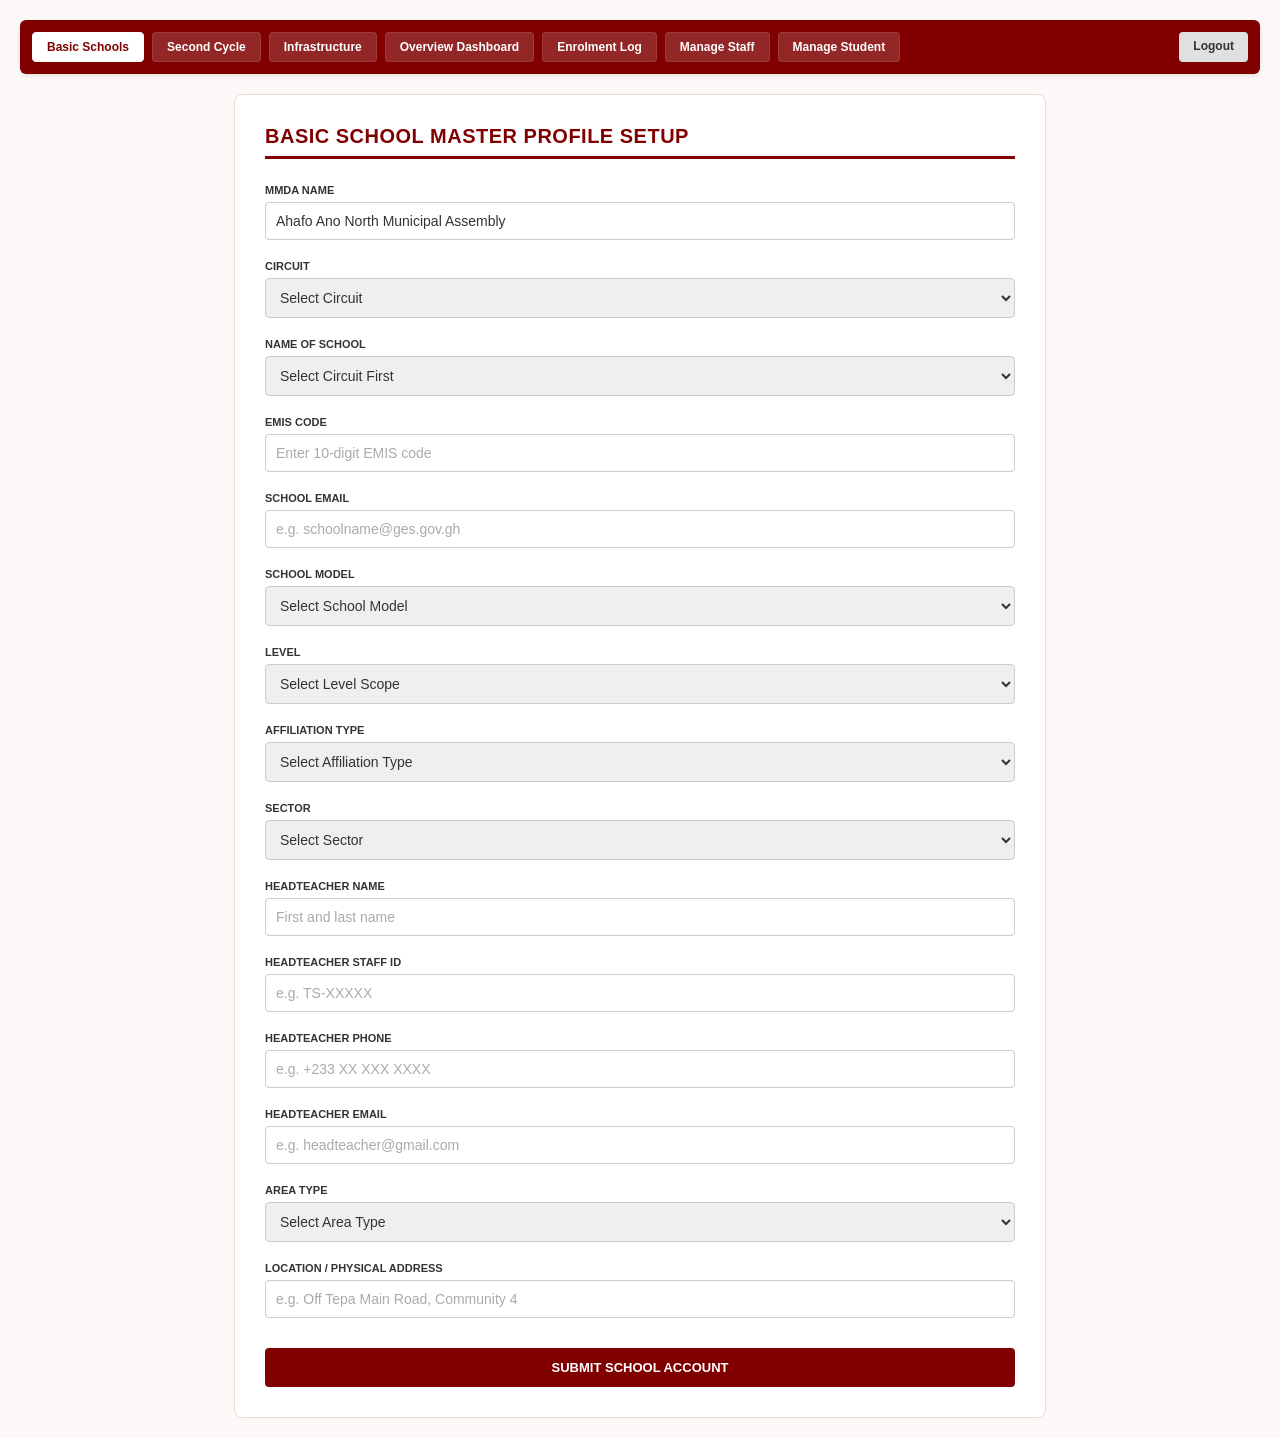
<file: school-basic.html>
<!DOCTYPE html>
<html lang="en">
<head>
    <meta charset="UTF-8">
    <meta name="viewport" content="width=device-width, initial-scale=1.0">
    <title>GES - Basic School Master Profile Setup</title>
    <style>
        body { font-family: Arial, sans-serif; background-color: #fff8f8; margin: 0; padding: 20px; }
        
        /* Master Hub Navigation Bar Layout */
        .hub-nav-bar { display: flex; flex-wrap: wrap; gap: 8px; background-color: #800000; padding: 12px; border-radius: 6px; margin-bottom: 20px; box-shadow: 0 2px 5px rgba(0,0,0,0.1); }
        .hub-nav-btn { text-decoration: none; padding: 7px 14px; background-color: rgba(255, 255, 255, 0.15); color: #ffffff; border-radius: 4px; font-size: 12px; font-weight: bold; border: 1px solid rgba(255,255,255,0.1); transition: background-color 0.2s, border-color 0.2s; }
        .hub-nav-btn:hover { background-color: rgba(255, 255, 255, 0.3); border-color: #ffffff; }
        .hub-nav-btn.active { background-color: #ffffff; color: #800000; border-color: #ffffff; cursor: default; }
        .hub-nav-btn.logout { background-color: #e0e0e0; color: #333333; margin-left: auto; border: none; }
        .hub-nav-btn.logout:hover { background-color: #d4d4d4; }

        /* Form Presentation Layout Setup */
        .form-container { background: #ffffff; padding: 30px; border: 1px solid #ebdcd0; border-radius: 8px; max-width: 750px; margin: 0 auto; box-shadow: 0 4px 10px rgba(0,0,0,0.02); }
        .form-title { color: #800000; font-size: 20px; font-weight: bold; text-transform: uppercase; border-bottom: 3px solid #800000; padding-bottom: 8px; margin-bottom: 25px; letter-spacing: 0.5px; }
        
        .form-group { margin-bottom: 20px; display: flex; flex-direction: column; gap: 6px; }
        .form-group label { font-size: 11px; font-weight: bold; color: #333333; text-transform: uppercase; }
        .form-group input, .form-group select { padding: 10px; border: 1px solid #cccccc; border-radius: 4px; font-size: 14px; color: #333333; width: 100%; box-sizing: border-box; }
        .form-group input::placeholder { color: #aaaaaa; }
        
        .form-container button[type="submit"] { width: 100%; padding: 12px; background-color: #800000; color: #ffffff; border: none; font-weight: bold; font-size: 13px; border-radius: 4px; cursor: pointer; text-transform: uppercase; transition: background-color 0.2s; margin-top: 10px; }
        .form-container button[type="submit"]:hover { background-color: #600000; }
    </style>
</head>
<body>
    <!-- Master Shared Hub Navigation System Bar -->
    <div class="hub-nav-bar">
        <a href="school-basic.html" class="hub-nav-btn active">Basic Schools</a>
        <a href="school-second-cycle.html" class="hub-nav-btn">Second Cycle</a>
        <a href="school-infrastructure.html" class="hub-nav-btn">Infrastructure</a>
        <a href="dashboard.html" class="hub-nav-btn">Overview Dashboard</a>
        <a href="enrolment.html" class="hub-nav-btn">Enrolment Log</a>
        <a href="staff.html" class="hub-nav-btn">Manage Staff</a>
        <a href="student.html" class="hub-nav-btn">Manage Student</a>
        <a href="index.html" class="hub-nav-btn logout">Logout</a>
    </div>

    <div class="form-container">
        <div class="form-title">Basic School Master Profile Setup</div>
        
        <form id="basicSchoolForm">
            <div class="form-group">
                <label>MMDA Name</label>
                <input type="text" name="MMDA_Name" value="Ahafo Ano North Municipal Assembly" readonly>
            </div>

            <div class="form-group">
                <label>Circuit</label>
                <select name="Circuit" required>
                    <option value="" disabled selected>Select Circuit</option>
                    <option value="AKWASIASE">AKWASIASE</option>
                    <option value="ANYINASUSO">ANYINASUSO</option>
                    <option value="DWAAHO">DWAAHO</option>
                    <option value="KOJOBETIAKO">KOJOBETIAKO</option>
                    <option value="MANFO">MANFO</option>
                    <option value="SUBRISO">SUBRISO</option>
                    <option value="SUPONSO">SUPONSO</option>
                    <option value="TEPA URBAN A">TEPA URBAN A</option>
                    <option value="TEPA URBAN B">TEPA URBAN B</option>
                    <option value="TWABIDI">TWABIDI</option>
                </select>
            </div>

            <div class="form-group">
                <label>Name of School</label>
                <select name="School_Name" required>
                    <option value="" disabled selected>Select Circuit First</option>
                </select>
            </div>

            <div class="form-group">
                <label>EMIS Code</label>
                <input type="text" name="EMIS_Code" placeholder="Enter 10-digit EMIS code" required>
            </div>

            <div class="form-group">
                <label>School Email</label>
                <input type="email" name="School_Email" placeholder="e.g. schoolname@ges.gov.gh">
            </div>

            <div class="form-group">
                <label>School Model</label>
                <select name="School_Model" required>
                    <option value="" disabled selected>Select School Model</option>
                    <option value="Mainstream">Mainstream</option>
                    <option value="Integrated">Integrated</option>
                    <option value="Special">Special</option>
                    <option value="STEM Only">STEM Only</option>
                </select>
            </div>

            <div class="form-group">
                <label>Level</label>
                <select name="Level_Scope" required>
                    <option value="" disabled selected>Select Level Scope</option>
                    <option value="KG Only">KG Only</option>
                    <option value="Primary Only">Primary Only</option>
                    <option value="JHS Only">JHS Only</option>
                    <option value="KG and Primary">KG and Primary</option>
                    <option value="Primary and JHS">Primary and JHS</option>
                    <option value="KG, Primary and JHS">KG, Primary and JHS</option>
                </select>
            </div>
            <div class="form-group">
                <label>Affiliation Type</label>
                <select name="Affiliation_Type" required>
                    <option value="" disabled selected>Select Affiliation Type</option>
                    <option value="Public/non-religious (government)">Public/non-religious (government)</option>
                    <option value="Religious (missionary based faith)">Religious (missionary based faith)</option>
                    <option value="Private">Private</option>
                </select>
            </div>

            <div class="form-group">
                <label>Sector</label>
                <select name="Sector_Type" required>
                    <option value="" disabled selected>Select Sector</option>
                    <option value="Public">Public</option>
                    <option value="Private">Private</option>
                </select>
            </div>

            <div class="form-group">
                <label>Headteacher Name</label>
                <input type="text" name="Headteacher_Name" placeholder="First and last name">
            </div>

            <div class="form-group">
                <label>Headteacher Staff ID</label>
                <input type="text" name="Headteacher_Staff_ID" placeholder="e.g. TS-XXXXX">
            </div>

            <div class="form-group">
                <label>Headteacher Phone</label>
                <input type="text" name="Headteacher_Phone" placeholder="e.g. +233 XX XXX XXXX">
            </div>

            <div class="form-group">
                <label>Headteacher Email</label>
                <input type="email" name="Headteacher_Email" placeholder="e.g. headteacher@gmail.com">
            </div>

            <div class="form-group">
                <label>Area Type</label>
                <select name="Area_Type" required>
                    <option value="" disabled selected>Select Area Type</option>
                    <option value="Urban">Urban</option>
                    <option value="Peri-Urban">Peri-Urban</option>
                    <option value="Rural">Rural</option>
                </select>
            </div>

            <div class="form-group">
                <label>Location / Physical Address</label>
                <input type="text" name="Location_Address" placeholder="e.g. Off Tepa Main Road, Community 4">
            </div>
            
            <button type="submit" id="btnSave">Submit School Account</button>
        </form>
    </div>

    <!-- Master Interceptor Scripts Pipeline Sequencing -->
    <script src="circuit-data.js"></script>
    <script src="circuit-filter.js"></script>
    <script src="form-handler.js"></script>
    <script>
        // Bind central data status interceptor wrapper link
        handleGlobalFormSubmission(
            "basicSchoolForm",
            "btnSave",
            "Basic_School",
            "PASTE_YOUR_DEPLOYED_GOOGLE_WEB_APP_URL_HERE"
        );
    </script>
    <script src="session-manager.js"></script>
</body>
</html>
</file>
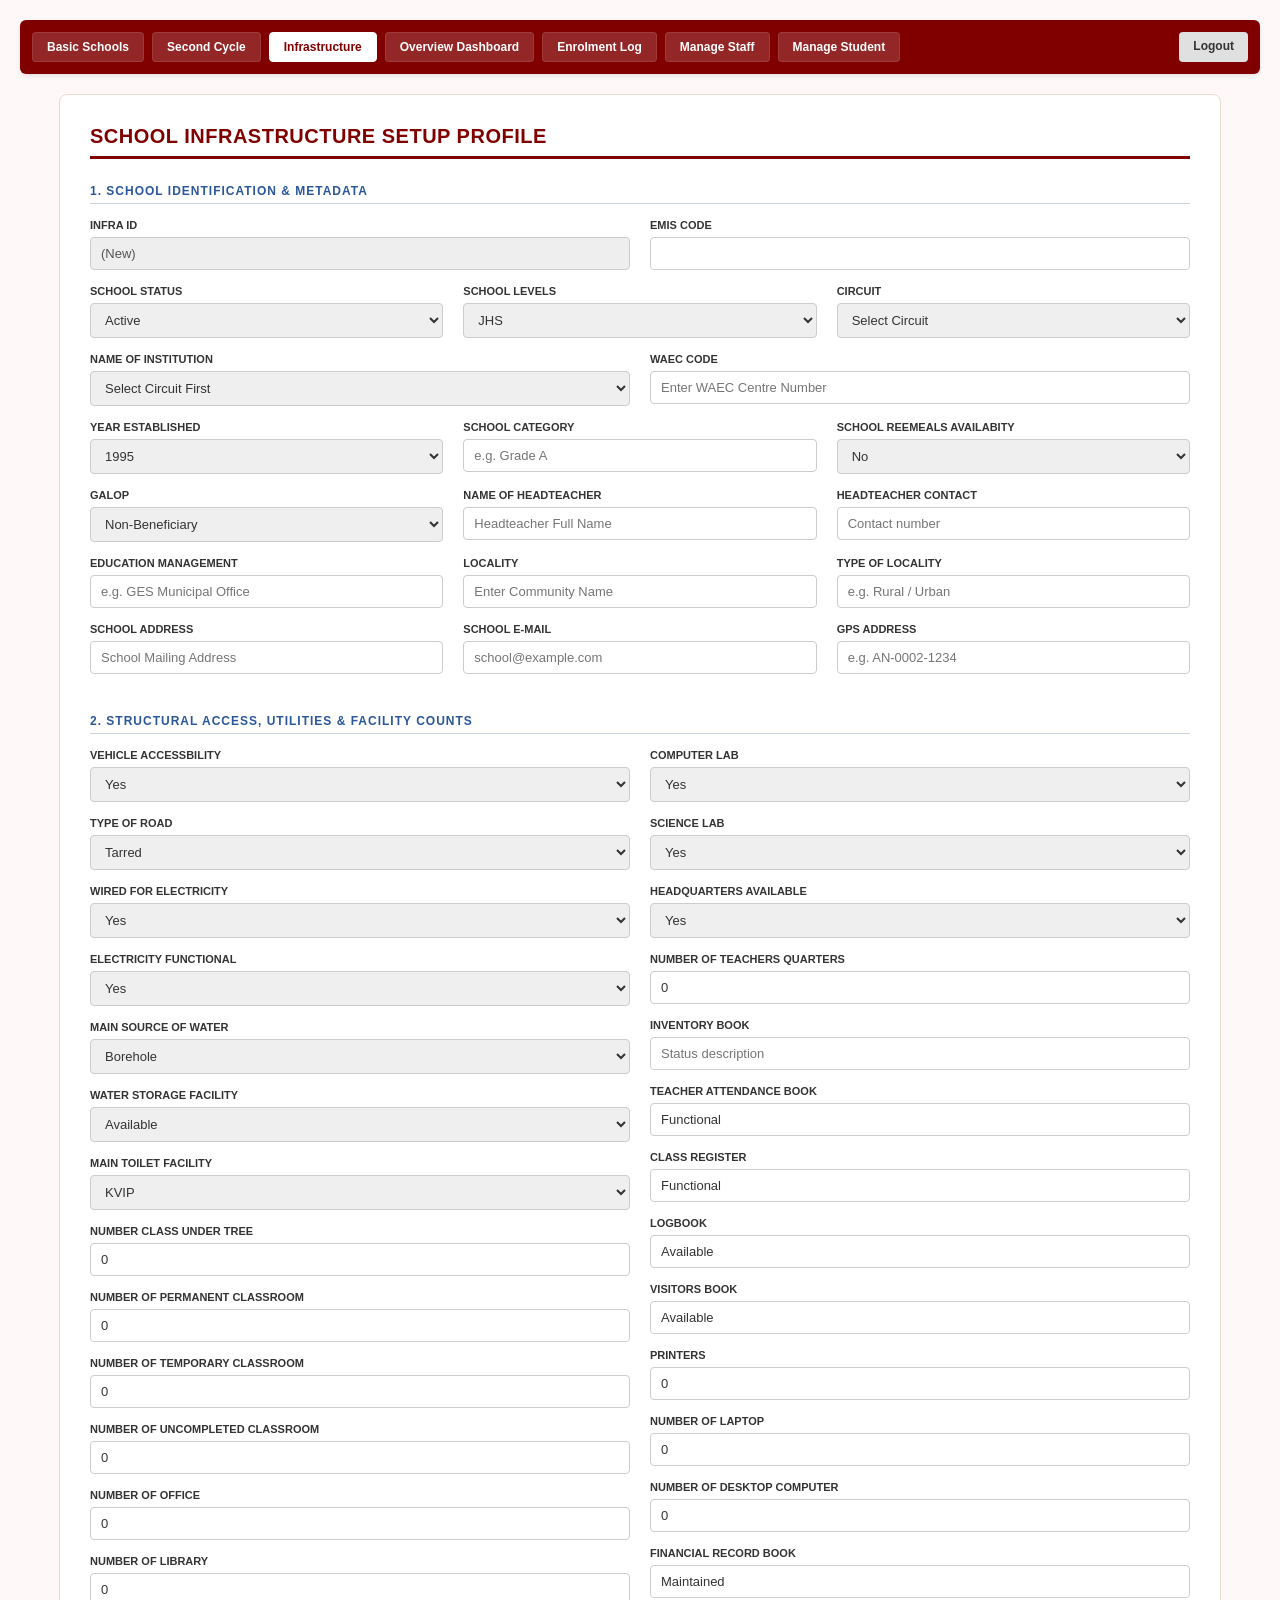
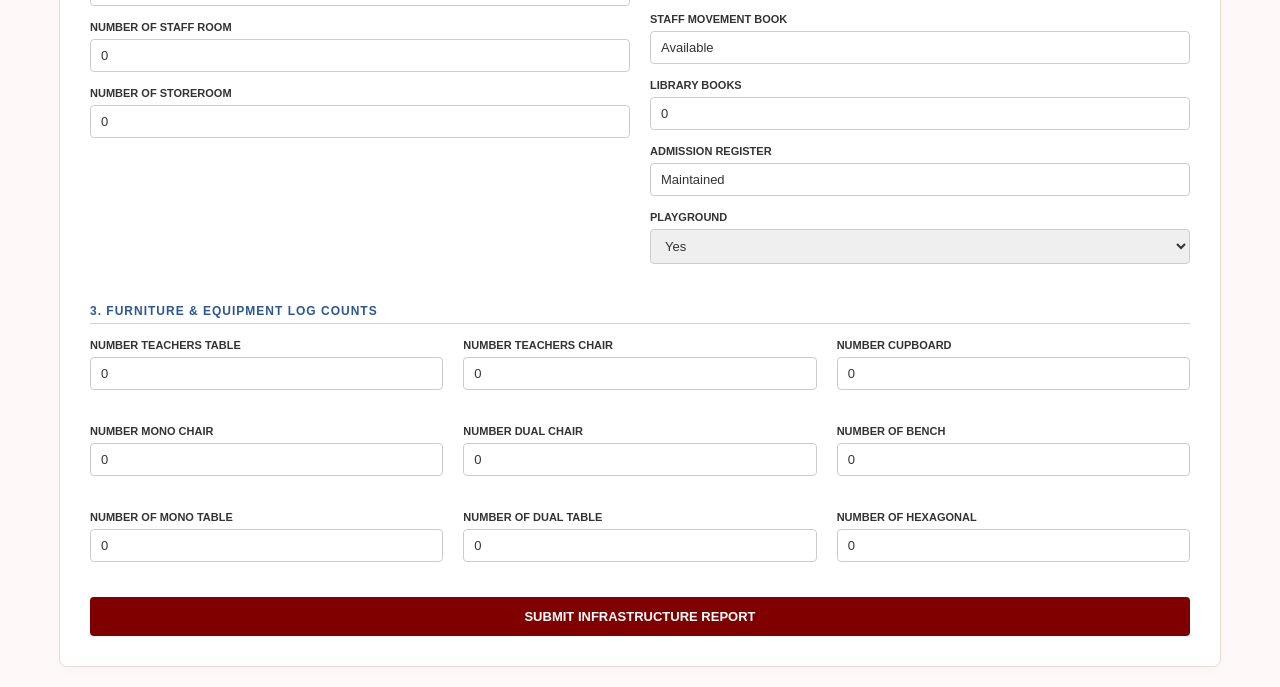
<file: school-infrastructure.html>
<!DOCTYPE html>
<html lang="en">
<head>
    <meta charset="UTF-8">
    <meta name="viewport" content="width=device-width, initial-scale=1.0">
    <title>GES - Institutional Asset & Structural Infrastructure Log</title>
    <style>
        body { font-family: Arial, sans-serif; background-color: #fff8f8; margin: 0; padding: 20px; }
        
        /* Master Hub Navigation Bar Layout */
        .hub-nav-bar { display: flex; flex-wrap: wrap; gap: 8px; background-color: #800000; padding: 12px; border-radius: 6px; margin-bottom: 20px; box-shadow: 0 2px 5px rgba(0,0,0,0.1); }
        .hub-nav-btn { text-decoration: none; padding: 7px 14px; background-color: rgba(255, 255, 255, 0.15); color: #ffffff; border-radius: 4px; font-size: 12px; font-weight: bold; border: 1px solid rgba(255,255,255,0.1); transition: background-color 0.2s, border-color 0.2s; }
        .hub-nav-btn:hover { background-color: rgba(255, 255, 255, 0.3); border-color: #ffffff; }
        .hub-nav-btn.active { background-color: #ffffff; color: #800000; border-color: #ffffff; cursor: default; }
        .hub-nav-btn.logout { background-color: #e0e0e0; color: #333333; margin-left: auto; border: none; }
        .hub-nav-btn.logout:hover { background-color: #d4d4d4; }

        /* Form Presentation Layout Setup */
        .form-container { background: #ffffff; padding: 30px; border: 1px solid #ebdcd0; border-radius: 8px; max-width: 1100px; margin: 0 auto; box-shadow: 0 4px 10px rgba(0,0,0,0.02); }
        .form-title { color: #800000; font-size: 20px; font-weight: bold; text-transform: uppercase; border-bottom: 3px solid #800000; padding-bottom: 8px; margin-bottom: 25px; letter-spacing: 0.5px; }
        
        .form-section-divider { font-size: 12px; font-weight: bold; color: #2b579a; text-transform: uppercase; letter-spacing: 1px; margin: 25px 0 15px 0; padding-bottom: 5px; border-bottom: 1px solid #cbd5e1; }
        
        /* Grid Alignment Framework matrices */
        .form-grid-2 { display: grid; grid-template-columns: repeat(2, 1fr); gap: 20px; }
        .form-grid-3 { display: grid; grid-template-columns: repeat(3, 1fr); gap: 20px; }
        
        .form-group { margin-bottom: 15px; display: flex; flex-direction: column; gap: 6px; }
        .form-group label { font-size: 11px; font-weight: bold; color: #333333; text-transform: uppercase; }
        .form-group input, .form-group select { padding: 8px 10px; border: 1px solid #cccccc; border-radius: 4px; font-size: 13px; color: #333333; width: 100%; box-sizing: border-box; }
        .form-group input[readonly] { background-color: #eeeeee; color: #555555; cursor: not-allowed; }
        
        .form-container button[type="submit"] { width: 100%; padding: 12px; background-color: #800000; color: #ffffff; border: none; font-weight: bold; font-size: 13px; border-radius: 4px; cursor: pointer; text-transform: uppercase; transition: background-color 0.2s; margin-top: 20px; }
        .form-container button[type="submit"]:hover { background-color: #600000; }
    </style>
</head>
<body>
    <!-- Master Shared Hub Navigation System Bar -->
    <div class="hub-nav-bar">
        <a href="school-basic.html" class="hub-nav-btn">Basic Schools</a>
        <a href="school-second-cycle.html" class="hub-nav-btn">Second Cycle</a>
        <a href="school-infrastructure.html" class="hub-nav-btn active">Infrastructure</a>
        <a href="dashboard.html" class="hub-nav-btn">Overview Dashboard</a>
        <a href="enrolment.html" class="hub-nav-btn">Enrolment Log</a>
        <a href="staff.html" class="hub-nav-btn">Manage Staff</a>
        <a href="student.html" class="hub-nav-btn">Manage Student</a>
        <a href="index.html" class="hub-nav-btn logout">Logout</a>
    </div>

    <div class="form-container">
        <div class="form-title">School Infrastructure Setup Profile</div>
        
        <form id="infrastructureForm">
            <!-- 1. School Identification & Metadata -->
            <div class="form-section-divider">1. School Identification & Metadata</div>
            
            <div class="form-grid-2">
                <div class="form-group"><label>Infra ID</label><input type="text" name="Infra_ID" value="(New)" readonly></div>
                <div class="form-group"><label>EMIS Code</label><input type="text" name="EMIS_Code" value=""></div>
            </div>
            
            <div class="form-grid-3">
                <div class="form-group">
                    <label>School Status</label>
                    <select name="School_Status">
                        <option value="Active" selected>Active</option>
                        <option value="Inactive">Inactive</option>
                    </select>
                </div>
                <div class="form-group">
                    <label>School Levels</label>
                    <select name="School_Levels">
                        <option value="KG">KG</option>
                        <option value="Primary">Primary</option>
                        <option value="JHS" selected>JHS</option>
                        <option value="Primary & JHS">Primary & JHS</option>
                    </select>
                </div>
                <div class="form-group">
                    <label>Circuit</label>
                    <select name="Circuit" required>
                        <option value="" disabled selected>Select Circuit</option>
                        <option value="AKWASIASE">AKWASIASE</option>
                        <option value="ANYINASUSO">ANYINASUSO</option>
                        <option value="DWAAHO">DWAAHO</option>
                        <option value="KOJOBETIAKO">KOJOBETIAKO</option>
                        <option value="MANFO">MANFO</option>
                        <option value="SUBRISO">SUBRISO</option>
                        <option value="SUPONSO">SUPONSO</option>
                        <option value="TEPA URBAN A">TEPA URBAN A</option>
                        <option value="TEPA URBAN B">TEPA URBAN B</option>
                        <option value="TWABIDI">TWABIDI</option>
                    </select>
                </div>
            </div>

            <div class="form-grid-2">
                <div class="form-group">
                    <label>Name of Institution</label>
                    <select name="School_Name" required>
                        <option value="" disabled selected>Select Circuit First</option>
                    </select>
                </div>
                <div class="form-group"><label>WAEC Code</label><input type="text" name="WAEC_Code" placeholder="Enter WAEC Centre Number"></div>
            </div>

            <div class="form-grid-3">
                <div class="form-group">
                    <label>Year Established</label>
                    <select name="Year_Established">
                        <option value="1995" selected>1995</option>
                        <option value="2001">2001</option>
                        <option value="2002">2002</option>
                        <option value="2003">2003</option>
                        <option value="2004">2004</option>
                        <option value="2005">2005</option>
                    </select>
                </div>
                <div class="form-group"><label>School Category</label><input type="text" name="School_Category" placeholder="e.g. Grade A"></div>
                <div class="form-group">
                    <label>School Reemeals Availabity</label>
                    <select name="School_Reemeals_Availability">
                        <option value="Yes">Yes</option>
                        <option value="No" selected>No</option>
                    </select>
                </div>
            </div>

            <div class="form-grid-3">
                <div class="form-group">
                    <label>GALOP</label>
                    <select name="GALOP_Status">
                        <option value="Beneficiary">Beneficiary</option>
                        <option value="Non-Beneficiary" selected>Non-Beneficiary</option>
                    </select>
                </div>
                <div class="form-group"><label>Name of Headteacher</label><input type="text" name="Headteacher_Name" placeholder="Headteacher Full Name"></div>
                <div class="form-group"><label>Headteacher Contact</label><input type="text" name="Headteacher_Contact" placeholder="Contact number"></div>
            </div>

            <div class="form-grid-3">
                <div class="form-group"><label>Education Management</label><input type="text" name="Education_Management" placeholder="e.g. GES Municipal Office"></div>
                <div class="form-group"><label>Locality</label><input type="text" name="Locality" placeholder="Enter Community Name"></div>
                <div class="form-group"><label>Type of Locality</label><input type="text" name="Type_of_Locality" placeholder="e.g. Rural / Urban"></div>
            </div>

            <div class="form-grid-3">
                <div class="form-group"><label>School Address</label><input type="text" name="School_Address" placeholder="School Mailing Address"></div>
                <div class="form-group"><label>School E-mail</label><input type="email" name="School_Email" placeholder="school@example.com"></div>
                <div class="form-group"><label>GPS Address</label><input type="text" name="GPS_Address" placeholder="e.g. AN-0002-1234"></div>
            </div>
            <!-- 2. Structural Access, Utilities & Facility Counts -->
            <div class="form-section-divider">2. Structural Access, Utilities & Facility Counts</div>
            <div class="form-grid-2">
                <div>
                    <div class="form-group"><label>Vehicle Accessbility</label><select name="Vehicle_Accessibility"><option value="Yes">Yes</option><option value="No">No</option></select></div>
                    <div class="form-group"><label>Type of Road</label><select name="Type_of_Road"><option value="Tarred">Tarred</option><option value="Dirt / Off-road">Dirt / Off-road</option></select></div>
                    <div class="form-group"><label>Wired for Electricity</label><select name="Wired_for_Electricity"><option value="Yes">Yes</option><option value="No">No</option></select></div>
                    <div class="form-group"><label>Electricity Functional</label><select name="Electricity_Functional"><option value="Yes">Yes</option><option value="No">No</option></select></div>
                    <div class="form-group"><label>Main Source of Water</label><select name="Main_Source_of_Water"><option value="Borehole">Borehole</option><option value="Pipe-borne">Pipe-borne</option><option value="None">None</option></select></div>
                    <div class="form-group"><label>Water Storage Facility</label><select name="Water_Storage_Facility"><option value="Available">Available</option><option value="Not Available">Not Available</option></select></div>
                    <div class="form-group"><label>Main Toilet Facility</label><select name="Main_Toilet_Facility"><option value="KVIP">KVIP</option><option value="Water Closet">Water Closet</option><option value="None">None</option></select></div>
                    <div class="form-group"><label>Number Class Under Tree</label><input type="number" name="Number_Class_Under_Tree" value="0"></div>
                    <div class="form-group"><label>Number of Permanent Classroom</label><input type="number" name="Number_Permanent_Classroom" value="0"></div>
                    <div class="form-group"><label>Number of Temporary Classroom</label><input type="number" name="Number_Temporary_Classroom" value="0"></div>
                    <div class="form-group"><label>Number of Uncompleted Classroom</label><input type="number" name="Number_Uncompleted_Classroom" value="0"></div>
                    <div class="form-group"><label>Number of Office</label><input type="number" name="Number_Office" value="0"></div>
                    <div class="form-group"><label>Number of Library</label><input type="number" name="Number_Library" value="0"></div>
                    <div class="form-group"><label>Number of Staff Room</label><input type="number" name="Number_Staff_Room" value="0"></div>
                    <div class="form-group"><label>Number of Storeroom</label><input type="number" name="Number_Storeroom" value="0"></div>
                </div>
                
                <div>
                    <div class="form-group"><label>Computer Lab</label><select name="Computer_Lab"><option value="Yes">Yes</option><option value="No">No</option></select></div>
                    <div class="form-group"><label>Science Lab</label><select name="Science_Lab"><option value="Yes">Yes</option><option value="No">No</option></select></div>
                    <div class="form-group"><label>Headquarters Available</label><select name="Headquarters_Available"><option value="Yes">Yes</option><option value="No">No</option></select></div>
                    <div class="form-group"><label>Number of Teachers Quarters</label><input type="number" name="Number_Teachers_Quarters" value="0"></div>
                    <div class="form-group"><label>Inventory Book</label><input type="text" name="Inventory_Book" placeholder="Status description"></div>
                    <div class="form-group"><label>Teacher Attendance Book</label><input type="text" name="Teacher_Attendance_Book" value="Functional"></div>
                    <div class="form-group"><label>Class Register</label><input type="text" name="Class_Register" value="Functional"></div>
                    <div class="form-group"><label>Logbook</label><input type="text" name="Logbook" value="Available"></div>
                    <div class="form-group"><label>Visitors Book</label><input type="text" name="Visitors_Book" value="Available"></div>
                    <div class="form-group"><label>Printers</label><input type="number" name="Number_Printers" value="0"></div>
                    <div class="form-group"><label>Number of Laptop</label><input type="number" name="Number_Laptop" value="0"></div>
                    <div class="form-group"><label>Number of Desktop Computer</label><input type="number" name="Number_Desktop_Computer" value="0"></div>
                    <div class="form-group"><label>Financial Record Book</label><input type="text" name="Financial_Record_Book" value="Maintained"></div>
                    <div class="form-group"><label>Staff Movement Book</label><input type="text" name="Staff_Movement_Book" value="Available"></div>
                    <div class="form-group"><label>Library Books</label><input type="number" name="Number_Library_Books" value="0"></div>
                    <div class="form-group"><label>Admission Register</label><input type="text" name="Admission_Register" value="Maintained"></div>
                    <div class="form-group"><label>Playground</label><select name="Playground_Status"><option value="Yes">Yes</option><option value="No">No</option></select></div>
                </div>
            </div>

            <!-- 3. Furniture & Equipment Log Counts -->
            <div class="form-section-divider">3. Furniture & Equipment Log Counts</div>
            <div class="form-grid-3">
                <div class="form-group"><label>Number Teachers Table</label><input type="number" name="Num_Teachers_Table" value="0"></div>
                <div class="form-group"><label>Number Teachers Chair</label><input type="number" name="Num_Teachers_Chair" value="0"></div>
                <div class="form-group"><label>Number Cupboard</label><input type="number" name="Num_Cupboard" value="0"></div>
                <div class="form-group"><label>Number Mono Chair</label><input type="number" name="Num_Mono_Chair" value="0"></div>
                <div class="form-group"><label>Number Dual Chair</label><input type="number" name="Num_Dual_Chair" value="0"></div>
                <div class="form-group"><label>Number of Bench</label><input type="number" name="Num_Bench" value="0"></div>
                <div class="form-group"><label>Number of Mono Table</label><input type="number" name="Num_Mono_Table" value="0"></div>
                <div class="form-group"><label>Number of Dual Table</label><input type="number" name="Num_Dual_Table" value="0"></div>
                <div class="form-group"><label>Number of Hexagonal</label><input type="number" name="Num_Hexagonal" value="0"></div>
            </div>
            
            <button type="submit" id="btnSave">Submit Infrastructure Report</button>
        </form>
    </div>

    <!-- Master Interceptor Scripts Pipeline Sequencing -->
    <script src="circuit-data.js"></script>
    <script src="circuit-filter.js"></script>
    <script src="form-handler.js"></script>
    <script>
        // Bind submission wrapper link
        handleGlobalFormSubmission(
            "infrastructureForm",
            "btnSave",
            "Infrastructure",
            "PASTE_YOUR_DEPLOYED_GOOGLE_WEB_APP_URL_HERE"
        );
    </script>
    <script src="session-manager.js"></script>
</body>
</html>
</file>
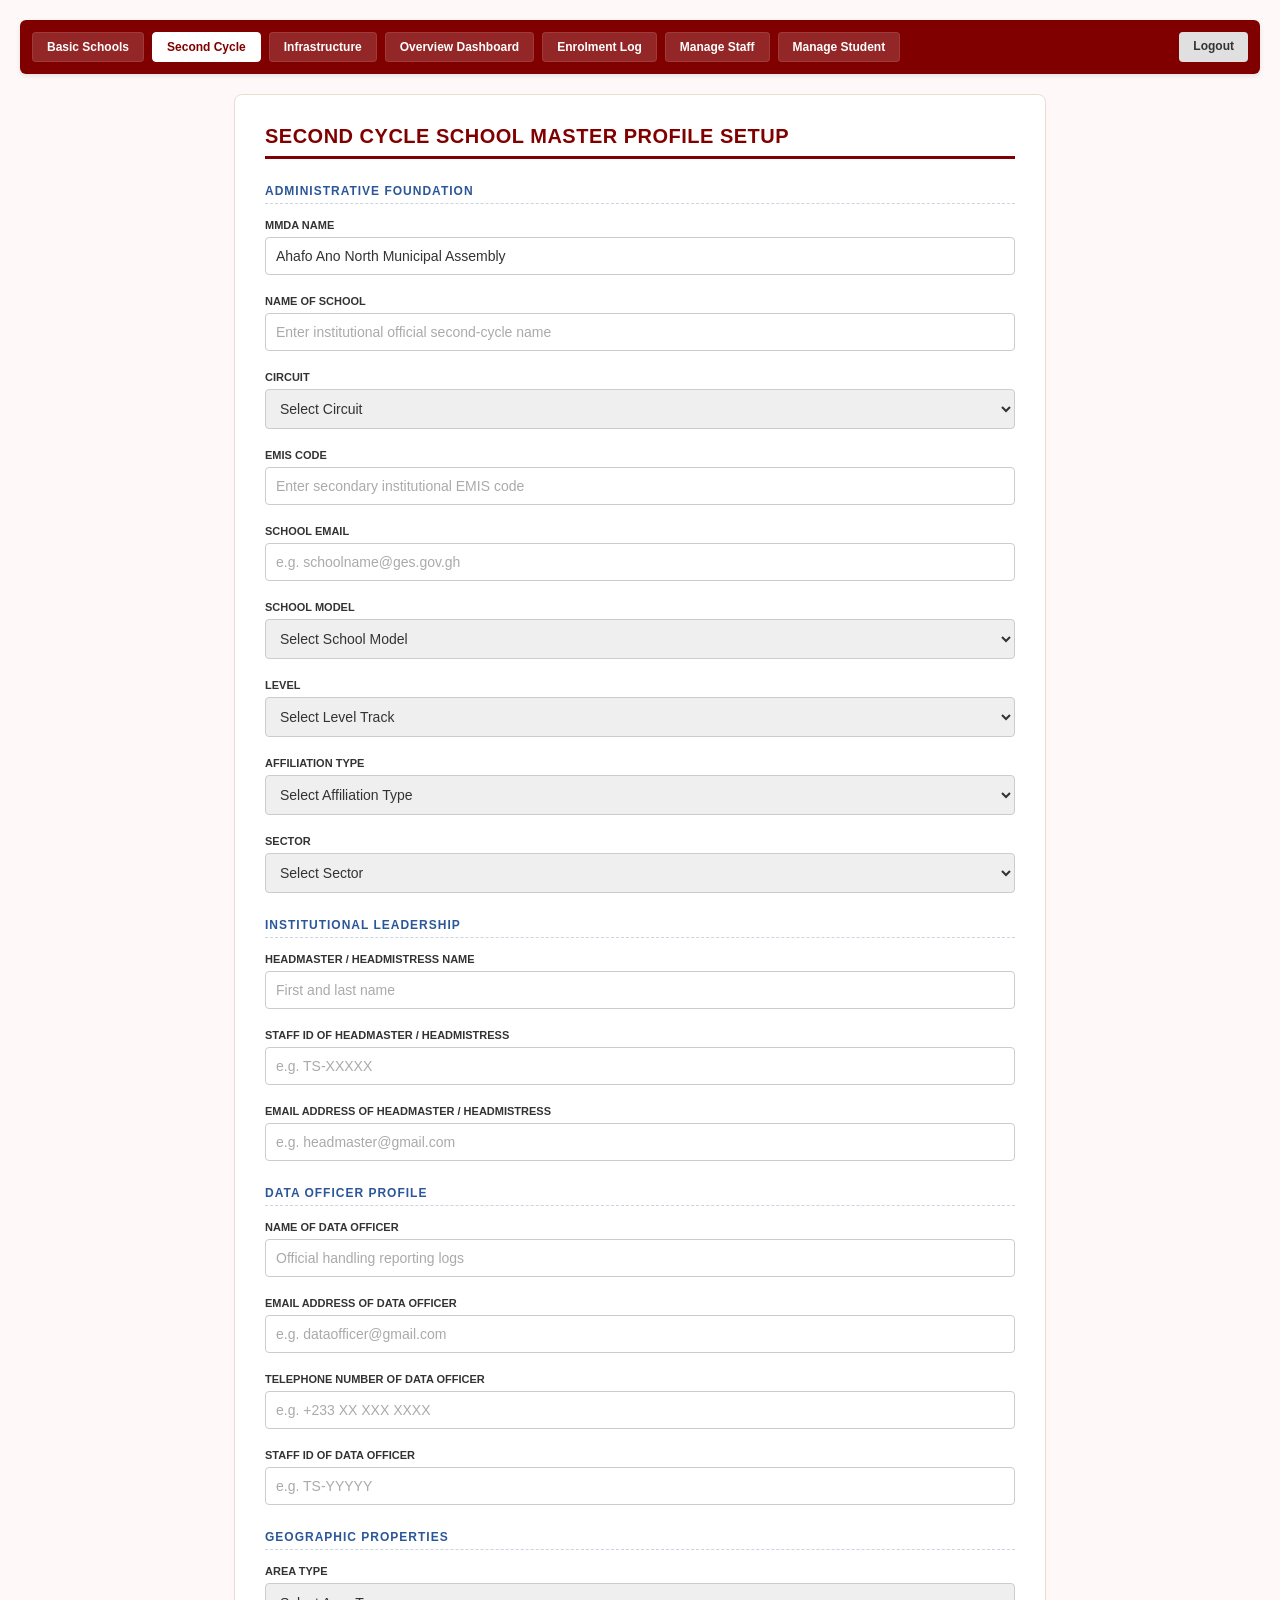
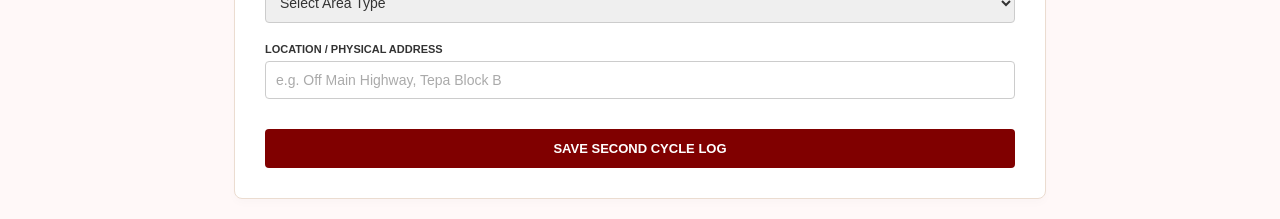
<file: school-second-cycle.html>
<!DOCTYPE html>
<html lang="en">
<head>
    <meta charset="UTF-8">
    <meta name="viewport" content="width=device-width, initial-scale=1.0">
    <title>GES - Second Cycle School Master Profile Setup</title>
    <style>
        body { font-family: Arial, sans-serif; background-color: #fff8f8; margin: 0; padding: 20px; }
        
        /* Master Hub Navigation Bar Layout */
        .hub-nav-bar { display: flex; flex-wrap: wrap; gap: 8px; background-color: #800000; padding: 12px; border-radius: 6px; margin-bottom: 20px; box-shadow: 0 2px 5px rgba(0,0,0,0.1); }
        .hub-nav-btn { text-decoration: none; padding: 7px 14px; background-color: rgba(255, 255, 255, 0.15); color: #ffffff; border-radius: 4px; font-size: 12px; font-weight: bold; border: 1px solid rgba(255,255,255,0.1); transition: background-color 0.2s, border-color 0.2s; }
        .hub-nav-btn:hover { background-color: rgba(255, 255, 255, 0.3); border-color: #ffffff; }
        .hub-nav-btn.active { background-color: #ffffff; color: #800000; border-color: #ffffff; cursor: default; }
        .hub-nav-btn.logout { background-color: #e0e0e0; color: #333333; margin-left: auto; border: none; }
        .hub-nav-btn.logout:hover { background-color: #d4d4d4; }

        /* Form Presentation Layout Setup */
        .form-container { background: #ffffff; padding: 30px; border: 1px solid #ebdcd0; border-radius: 8px; max-width: 750px; margin: 0 auto; box-shadow: 0 4px 10px rgba(0,0,0,0.02); }
        .form-title { color: #800000; font-size: 20px; font-weight: bold; text-transform: uppercase; border-bottom: 3px solid #800000; padding-bottom: 8px; margin-bottom: 25px; letter-spacing: 0.5px; }
        
        .form-section-divider { font-size: 12px; font-weight: bold; color: #2b579a; text-transform: uppercase; letter-spacing: 1px; margin: 25px 0 15px 0; padding-bottom: 5px; border-bottom: 1px dashed #cbd5e1; }
        
        .form-group { margin-bottom: 20px; display: flex; flex-direction: column; gap: 6px; }
        .form-group label { font-size: 11px; font-weight: bold; color: #333333; text-transform: uppercase; }
        .form-group input, .form-group select { padding: 10px; border: 1px solid #cccccc; border-radius: 4px; font-size: 14px; color: #333333; width: 100%; box-sizing: border-box; }
        .form-group input::placeholder { color: #aaaaaa; }
        
        .form-container button[type="submit"] { width: 100%; padding: 12px; background-color: #800000; color: #ffffff; border: none; font-weight: bold; font-size: 13px; border-radius: 4px; cursor: pointer; text-transform: uppercase; transition: background-color 0.2s; margin-top: 10px; }
        .form-container button[type="submit"]:hover { background-color: #600000; }
    </style>
</head>
<body>
    <!-- Master Shared Hub Navigation System Bar -->
    <div class="hub-nav-bar">
        <a href="school-basic.html" class="hub-nav-btn">Basic Schools</a>
        <a href="school-second-cycle.html" class="hub-nav-btn active">Second Cycle</a>
        <a href="school-infrastructure.html" class="hub-nav-btn">Infrastructure</a>
        <a href="dashboard.html" class="hub-nav-btn">Overview Dashboard</a>
        <a href="enrolment.html" class="hub-nav-btn">Enrolment Log</a>
        <a href="staff.html" class="hub-nav-btn">Manage Staff</a>
        <a href="student.html" class="hub-nav-btn">Manage Student</a>
        <a href="index.html" class="hub-nav-btn logout">Logout</a>
    </div>

    <div class="form-container">
        <div class="form-title">Second Cycle School Master Profile Setup</div>
        
        <form id="secondCycleSchoolForm">
            <div class="form-section-divider">Administrative Foundation</div>
            
            <div class="form-group">
                <label>MMDA Name</label>
                <input type="text" name="MMDA_Name" value="Ahafo Ano North Municipal Assembly" readonly>
            </div>

            <div class="form-group">
                <label>Name of School</label>
                <input type="text" name="School_Name" placeholder="Enter institutional official second-cycle name" required>
            </div>
            
            <div class="form-group">
                <label>Circuit</label>
                <select name="Circuit" required>
                    <option value="" disabled selected>Select Circuit</option>
                    <option value="AKWASIASE">AKWASIASE</option>
                    <option value="ANYINASUSO">ANYINASUSO</option>
                    <option value="DWAAHO">DWAAHO</option>
                    <option value="KOJOBETIAKO">KOJOBETIAKO</option>
                    <option value="MANFO">MANFO</option>
                    <option value="SUBRISO">SUBRISO</option>
                    <option value="SUPONSO">SUPONSO</option>
                    <option value="TEPA URBAN A">TEPA URBAN A</option>
                    <option value="TEPA URBAN B">TEPA URBAN B</option>
                    <option value="TWABIDI">TWABIDI</option>
                </select>
            </div>

            <div class="form-group">
                <label>EMIS Code</label>
                <input type="text" name="EMIS_Code" placeholder="Enter secondary institutional EMIS code" required>
            </div>

            <div class="form-group">
                <label>School Email</label>
                <input type="email" name="School_Email" placeholder="e.g. schoolname@ges.gov.gh">
            </div>

            <div class="form-group">
                <label>School Model</label>
                <select name="School_Model" required>
                    <option value="" disabled selected>Select School Model</option>
                    <option value="Mainstream">Mainstream</option>
                    <option value="Integrated">Integrated</option>
                    <option value="Special">Special</option>
                    <option value="STEM Only">STEM Only</option>
                </select>
            </div>

            <div class="form-group">
                <label>Level</label>
                <select name="Level_Scope" required>
                    <option value="" disabled selected>Select Level Track</option>
                    <option value="SHS (General)">SHS (General)</option>
                    <option value="SHTS">SHTS</option>
                    <option value="TVET">TVET</option>
                    <option value="STEM">STEM</option>
                </select>
            </div>

            <div class="form-group">
                <label>Affiliation Type</label>
                <select name="Affiliation_Type" required>
                    <option value="" disabled selected>Select Affiliation Type</option>
                    <option value="Public/non-religious (government)">Public/non-religious (government)</option>
                    <option value="Religious (mission/faith based)">Religious (mission/faith based)</option>
                    <option value="Private">Private</option>
                </select>
            </div>

            <div class="form-group">
                <label>Sector</label>
                <select name="Sector_Type" required>
                    <option value="" disabled selected>Select Sector</option>
                    <option value="Public">Public</option>
                    <option value="Private">Private</option>
                </select>
            </div>

            <div class="form-section-divider">Institutional Leadership</div>

            <div class="form-group">
                <label>Headmaster / Headmistress Name</label>
                <input type="text" name="Headmaster_Name" placeholder="First and last name" required>
            </div>

            <div class="form-group">
                <label>Staff ID of Headmaster / Headmistress</label>
                <input type="text" name="Headmaster_Staff_ID" placeholder="e.g. TS-XXXXX" required>
            </div>

            <div class="form-group">
                <label>Email Address of Headmaster / Headmistress</label>
                <input type="email" name="Headmaster_Email" placeholder="e.g. headmaster@gmail.com">
            </div>
            <div class="form-section-divider">Data Officer Profile</div>

            <div class="form-group">
                <label>Name of Data Officer</label>
                <input type="text" name="Data_Officer_Name" placeholder="Official handling reporting logs" required>
            </div>

            <div class="form-group">
                <label>Email Address of Data Officer</label>
                <input type="email" name="Data_Officer_Email" placeholder="e.g. dataofficer@gmail.com" required>
            </div>

            <div class="form-group">
                <label>Telephone Number of Data Officer</label>
                <input type="text" name="Data_Officer_Phone" placeholder="e.g. +233 XX XXX XXXX" required>
            </div>

            <div class="form-group">
                <label>Staff ID of Data Officer</label>
                <input type="text" name="Data_Officer_Staff_ID" placeholder="e.g. TS-YYYYY" required>
            </div>

            <div class="form-section-divider">Geographic Properties</div>

            <div class="form-group">
                <label>Area Type</label>
                <select name="Area_Type" required>
                    <option value="" disabled selected>Select Area Type</option>
                    <option value="Urban">Urban</option>
                    <option value="Peri-Urban">Peri-Urban</option>
                    <option value="Rural">Rural</option>
                </select>
            </div>

            <div class="form-group">
                <label>Location / Physical Address</label>
                <input type="text" name="Location_Address" placeholder="e.g. Off Main Highway, Tepa Block B" required>
            </div>
            
            <button type="submit" id="btnSave">Save Second Cycle Log</button>
        </form>
    </div>

    <script>
        document.addEventListener("DOMContentLoaded", () => {
            const form = document.getElementById("secondCycleSchoolForm");
            const saveButton = document.getElementById("btnSave");

            form.addEventListener("submit", async (e) => {
                e.preventDefault();
                
                // UPDATE VALUE: Replace with your deployed Google Web App URL link
                const APP_SCRIPT_URL = "PASTE_YOUR_DEPLOYED_GOOGLE_WEB_APP_URL_HERE";
                
                saveButton.disabled = true;
                saveButton.innerText = "SAVING...";

                const formData = new FormData(form);
                const payloadData = {};
                formData.forEach((val, key) => {
                    payloadData[key] = val;
                });

                const payload = {
                    formType: "Second_Cycle",
                    data: payloadData
                };

                try {
                    const res = await fetch(APP_SCRIPT_URL, {
                        method: "POST",
                        mode: "cors",
                        headers: { "Content-Type": "text/plain;charset=utf-8" },
                        body: JSON.stringify(payload)
                    });
                    
                    const result = await res.json();
                    if (result.result === "success") {
                        alert(result.message);
                        form.reset();
                    } else {
                        alert("Spreadsheet DB Error: " + result.message);
                    }
                } catch (err) {
                    console.error("API Gateway connectivity exception: ", err);
                    alert("Network Error: Unable to transmit data logs to your Google Sheets database engine.");
                } finally {
                    saveButton.disabled = false;
                    saveButton.innerText = "Save Second Cycle Log";
                }
            });
        });
    </script>
    
    <!-- Centralized Database Form Upload Status Controller Gateway Pipeline -->
<script>
  handleGlobalFormSubmission(
    "secondCycleSchoolForm", 
    "btnSave", 
    "Second_Cycle", 
    "PASTE_YOUR_DEPLOYED_GOOGLE_WEB_APP_URL_HERE"
);
</script>

<!-- Secure Central Session Access Protection Checkpoint -->
<script src="session-manager.js"></script>

</body>
</html>
</file>
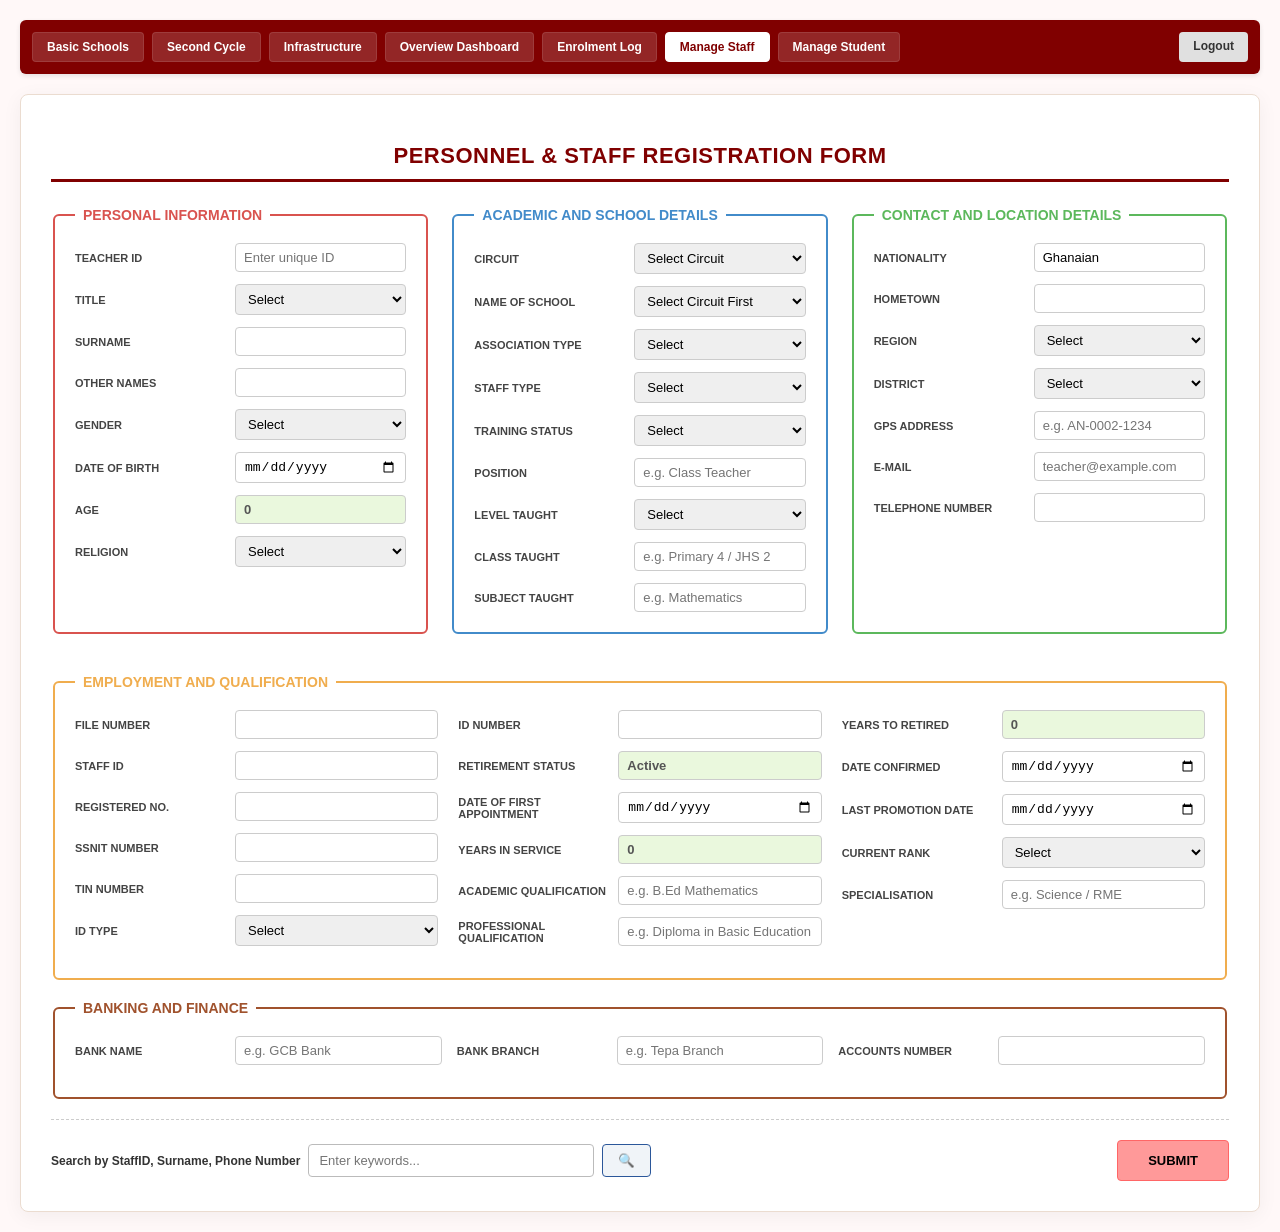
<file: staff.html>
<!DOCTYPE html>
<html lang="en">
<head>
    <meta charset="UTF-8">
    <meta name="viewport" content="width=device-width, initial-scale=1.0">
    <title>GES - Staff Information Management Registry</title>
    <style>
        body { font-family: Arial, sans-serif; background-color: #fff8f8; margin: 0; padding: 20px; }
        
        /* Master Hub Navigation Bar Layout */
        .hub-nav-bar { display: flex; flex-wrap: wrap; gap: 8px; background-color: #800000; padding: 12px; border-radius: 6px; margin-bottom: 20px; box-shadow: 0 2px 5px rgba(0,0,0,0.1); }
        .hub-nav-btn { text-decoration: none; padding: 7px 14px; background-color: rgba(255, 255, 255, 0.15); color: #ffffff; border-radius: 4px; font-size: 12px; font-weight: bold; border: 1px solid rgba(255,255,255,0.1); transition: background-color 0.2s, border-color 0.2s; }
        .hub-nav-btn:hover { background-color: rgba(255, 255, 255, 0.3); border-color: #ffffff; }
        .hub-nav-btn.active { background-color: #ffffff; color: #800000; border-color: #ffffff; cursor: default; }
        .hub-nav-btn.logout { background-color: #e0e0e0; color: #333333; margin-left: auto; border: none; }
        .hub-nav-btn.logout:hover { background-color: #d4d4d4; }

        /* Form Presentation Layout Setup */
        .register-container { background: #ffffff; padding: 30px; border: 1px solid #ebdcd0; border-radius: 8px; max-width: 1300px; margin: 0 auto; box-shadow: 0 4px 20px rgba(0, 0, 0, 0.05); }
        .main-form-heading { color: #800000; font-size: 22px; font-weight: bold; text-align: center; text-transform: uppercase; margin-bottom: 25px; border-bottom: 3px solid #800000; padding-bottom: 10px; letter-spacing: 0.5px; }
        
        /* Main Grid Matrices matching image structure */
        .top-row-grid { display: grid; grid-template-columns: repeat(3, 1fr); gap: 20px; margin-bottom: 20px; }
        .employment-grid { display: grid; grid-template-columns: repeat(3, 1fr); gap: 20px; }
        .banking-grid { display: grid; grid-template-columns: 1fr 1fr 1fr; gap: 15px; }

        fieldset { border: 2px solid #2b579a; border-radius: 6px; padding: 20px; background-color: #ffffff; margin-bottom: 20px; }
        fieldset.personal { border-color: #d9534f; }
        fieldset.academic { border-color: #428bca; }
        fieldset.contact { border-color: #5cb85c; }
        fieldset.employment { border-color: #f0ad4e; }
        fieldset.banking { border-color: #a0522d; }

        legend { font-size: 14px; font-weight: bold; padding: 0 8px; text-transform: uppercase; }
        fieldset.personal legend { color: #d9534f; }
        fieldset.academic legend { color: #428bca; }
        fieldset.contact legend { color: #5cb85c; }
        fieldset.employment legend { color: #f0ad4e; }
        fieldset.banking legend { color: #a0522d; }

        .field-row { display: flex; align-items: center; margin-bottom: 12px; gap: 10px; }
        .field-row.last { margin-bottom: 0; }
        .field-row label { width: 150px; font-size: 11px; font-weight: bold; color: #444444; text-transform: uppercase; flex-shrink: 0; }
        .field-row input, .field-row select { flex: 1; padding: 6px 8px; border: 1px solid #cccccc; border-radius: 4px; font-size: 13px; width: 100%; box-sizing: border-box; }
        
        .read-only-bg { background-color: #eeeeee !important; color: #555555; }
        .formula-calculated-bg { background-color: #eaf8dd !important; font-weight: bold; }

        /* Search & Submit Section Rules */
        .bottom-action-bar { display: flex; align-items: center; justify-content: space-between; margin-top: 15px; gap: 20px; border-top: 1px dashed #cccccc; padding-top: 20px; }
        .search-bar { display: flex; align-items: center; gap: 8px; flex: 1; max-width: 600px; }
        .search-bar label { font-size: 12px; font-weight: bold; color: #333333; }
        .search-bar input { flex: 1; padding: 8px 10px; border: 1px solid #bbbbbb; border-radius: 4px; font-size: 13px; }
        .search-btn { padding: 8px 15px; background-color: #f0f4f8; border: 1px solid #2b579a; color: #2b579a; font-weight: bold; border-radius: 4px; cursor: pointer; }
        
        #btnSubmit { padding: 12px 30px; background-color: #ff9999; color: black; border: 1px solid #ff6666; font-size: 13px; font-weight: bold; border-radius: 4px; cursor: pointer; text-transform: uppercase; transition: background 0.2s; }
        #btnSubmit:hover { background-color: #ff8888; }
    </style>
</head>
<body>
    <!-- Master Shared Hub Navigation System Bar -->
    <div class="hub-nav-bar">
        <a href="school-basic.html" class="hub-nav-btn">Basic Schools</a>
        <a href="school-second-cycle.html" class="hub-nav-btn">Second Cycle</a>
        <a href="school-infrastructure.html" class="hub-nav-btn">Infrastructure</a>
        <a href="dashboard.html" class="hub-nav-btn">Overview Dashboard</a>
        <a href="enrolment.html" class="hub-nav-btn">Enrolment Log</a>
        <a href="staff.html" class="hub-nav-btn active">Manage Staff</a>
        <a href="student.html" class="hub-nav-btn">Manage Student</a>
        <a href="index.html" class="hub-nav-btn logout">Logout</a>
    </div>

    <div class="register-container">
        <!-- Main Form Title Heading -->
        <h2 class="main-form-heading">Personnel & Staff Registration Form</h2>
        
        <form id="staffForm">
            <!-- Top Column Grid Layout Slots Row -->
            <div class="top-row-grid">
                
                <!-- Personal Information Fieldset -->
                <fieldset class="personal">
                    <legend class="personal">Personal Information</legend>
                    <div class="field-row"><label>Teacher ID</label><input type="text" name="Teacher_ID" required placeholder="Enter unique ID"></div>
                    <div class="field-row">
                        <label>Title</label>
                        <select name="Title">
                            <option value="" disabled selected>Select</option>
                            <option value="Mr.">Mr.</option><option value="Mrs.">Mrs.</option><option value="Ms.">Ms.</option><option value="Dr.">Dr.</option>
                        </select>
                    </div>
                    <div class="field-row"><label>Surname</label><input type="text" name="Surname" required></div>
                    <div class="field-row"><label>Other Names</label><input type="text" name="Other_Names" required></div>
                    <div class="field-row">
                        <label>Gender</label>
                        <select name="Gender" required>
                            <option value="" disabled selected>Select</option>
                            <option value="Male">Male</option><option value="Female">Female</option>
                        </select>
                    </div>
                    <div class="field-row"><label>Date of Birth</label><input type="date" name="Date_of_Birth" id="dob_input" required></div>
                    <div class="field-row"><label>Age</label><input type="text" name="Age" id="age_box" class="read-only-bg formula-calculated-bg" readonly value="0"></div>
                    <div class="field-row last">
                        <label>Religion</label>
                        <select name="Religion">
                            <option value="" disabled selected>Select</option>
                            <option value="Christianity">Christianity</option><option value="Islam">Islam</option><option value="Traditional">Traditional</option><option value="Other">Other</option>
                        </select>
                    </div>
                </fieldset>

                <!-- Academic And School Details Fieldset -->
                <fieldset class="academic">
                    <legend class="academic">Academic And School Details</legend>
                    <div class="field-row">
                        <label>Circuit</label>
                        <select name="Circuit" required>
                            <option value="" disabled selected>Select Circuit</option>
                            <option value="AKWASIASE">AKWASIASE</option>
                            <option value="ANYINASUSO">ANYINASUSO</option>
                            <option value="DWAAHO">DWAAHO</option>
                            <option value="KOJOBETIAKO">KOJOBETIAKO</option>
                            <option value="MANFO">MANFO</option>
                            <option value="SUBRISO">SUBRISO</option>
                            <option value="SUPONSO">SUPONSO</option>
                            <option value="TEPA URBAN A">TEPA URBAN A</option>
                            <option value="TEPA URBAN B">TEPA URBAN B</option>
                            <option value="TWABIDI">TWABIDI</option>
                        </select>
                    </div>
                    <div class="field-row">
                        <label>Name of School</label>
                        <select name="School_Name" required>
                            <option value="" disabled selected>Select Circuit First</option>
                        </select>
                    </div>
                    <div class="field-row">
                        <label>Association Type</label>
                        <select name="Association_Type">
                            <option value="" disabled selected>Select</option>
                            <option value="GNAT">GNAT</option><option value="NAGRAT">NAGRAT</option><option value="CCT-GH">CCT-GH</option>
                        </select>
                    </div>
                    <div class="field-row">
                        <label>Staff Type</label>
                        <select name="Staff_Type">
                            <option value="" disabled selected>Select</option>
                            <option value="Teaching">Teaching</option><option value="Non-Teaching">Non-Teaching</option>
                        </select>
                    </div>
                    <div class="field-row">
                        <label>Training Status</label>
                        <select name="Training_Status">
                            <option value="" disabled selected>Select</option>
                            <option value="Professional">Professional</option><option value="Non-Professional">Non-Professional</option>
                        </select>
                    </div>
                    <div class="field-row"><label>Position</label><input type="text" name="Position" placeholder="e.g. Class Teacher"></div>
                    <div class="field-row">
                        <label>Level Taught</label>
                        <select name="Level_Taught">
                            <option value="" disabled selected>Select</option>
                            <option value="KG">KG</option><option value="Primary">Primary</option><option value="JHS">JHS</option>
                        </select>
                    </div>
                    <div class="field-row"><label>Class Taught</label><input type="text" name="Class_Taught" placeholder="e.g. Primary 4 / JHS 2"></div>
                    <div class="field-row last"><label>Subject Taught</label><input type="text" name="Subject_Taught" placeholder="e.g. Mathematics"></div>
                </fieldset>

                <!-- Contact And Location Details Fieldset -->
                <fieldset class="contact">
                    <legend class="contact">Contact And Location Details</legend>
                    <div class="field-row"><label>Nationality</label><input type="text" name="Nationality" value="Ghanaian"></div>
                    <div class="field-row"><label>Hometown</label><input type="text" name="Hometown"></div>
                    <div class="field-row">
                        <label>Region</label>
                        <select name="Region">
                            <option value="" disabled selected>Select</option>
                            <option value="Ahafo">Ahafo</option><option value="Ashanti">Ashanti</option><option value="Bono">Bono</option>
                        </select>
                    </div>
                    <div class="field-row">
                        <label>District</label>
                        <select name="District">
                            <option value="" disabled selected>Select</option>
                            <option value="Ahafo Ano North Municipal">Ahafo Ano North Municipal</option>
                        </select>
                    </div>
                    <div class="field-row"><label>GPS Address</label><input type="text" name="GPS_Address" placeholder="e.g. AN-0002-1234"></div>
                    <div class="field-row"><label>E-Mail</label><input type="email" name="Email_Address" placeholder="teacher@example.com"></div>
                    <div class="field-row last"><label>Telephone Number</label><input type="text" name="Telephone_Number"></div>
                </fieldset>

            </div>
            <!-- Employment and Qualification Block Segment -->
            <fieldset class="employment">
                <legend class="employment">Employment and Qualification</legend>
                <div class="employment-grid">
                    <div>
                        <div class="field-row"><label>File Number</label><input type="text" name="File_Number"></div>
                        <div class="field-row"><label>Staff ID</label><input type="text" name="Staff_ID" required></div>
                        <div class="field-row"><label>Registered No.</label><input type="text" name="Registered_No"></div>
                        <div class="field-row"><label>SSNIT Number</label><input type="text" name="SSNIT_Number"></div>
                        <div class="field-row"><label>TIN Number</label><input type="text" name="TIN_Number"></div>
                        <div class="field-row">
                            <label>ID Type</label>
                            <select name="ID_Type">
                                <option value="" disabled selected>Select</option>
                                <option value="Ghana Card">Ghana Card</option><option value="Voters ID">Voters ID</option>
                            </select>
                        </div>
                    </div>
                    
                    <div>
                        <div class="field-row"><label>ID Number</label><input type="text" name="ID_Number"></div>
                        <div class="field-row"><label>Retirement Status</label><input type="text" name="Retirement_Status" id="retirement_box" class="read-only-bg formula-calculated-bg" readonly value="Active"></div>
                        <div class="field-row"><label>Date Of First Appointment</label><input type="date" name="Date_Of_First_Appointment" id="appointment_input"></div>
                        <div class="field-row"><label>Years In Service</label><input type="text" name="Years_In_Service" id="service_box" class="read-only-bg formula-calculated-bg" readonly value="0"></div>
                        <div class="field-row"><label>Academic Qualification</label><input type="text" name="Academic_Qualification" placeholder="e.g. B.Ed Mathematics"></div>
                        <div class="field-row"><label>Professional Qualification</label><input type="text" name="Professional_Qualification" placeholder="e.g. Diploma in Basic Education"></div>
                    </div>
                    
                    <div>
                        <div class="field-row"><label>Years To Retired</label><input type="text" name="Years_To_Retired" id="years_to_retire_box" class="read-only-bg formula-calculated-bg" readonly value="0"></div>
                        <div class="field-row"><label>Date Confirmed</label><input type="date" name="Date_Confirmed"></div>
                        <div class="field-row"><label>Last Promotion Date</label><input type="date" name="Last_Promotion_Date"></div>
                        <div class="field-row">
                            <label>Current Rank</label>
                            <select name="Current_Rank">
                                <option value="" disabled selected>Select</option>
                                <option value="Superintendent II">Superintendent II</option><option value="Principal Superintendent">Principal Superintendent</option>
                            </select>
                        </div>
                        <div class="field-row"><label>Specialisation</label><input type="text" name="Specialisation" placeholder="e.g. Science / RME"></div>
                    </div>
                </div>
            </fieldset>

            <!-- Banking And Finance Block Segment -->
            <fieldset class="banking">
                <legend class="banking">Banking And Finance</legend>
                <div class="banking-grid">
                    <div class="field-row"><label>Bank Name</label><input type="text" name="Bank_Name" placeholder="e.g. GCB Bank"></div>
                    <div class="field-row"><label>Bank Branch</label><input type="text" name="Bank_Branch" placeholder="e.g. Tepa Branch"></div>
                    <div class="field-row"><label>Accounts Number</label><input type="text" name="Accounts_Number"></div>
                </div>
            </fieldset>

            <!-- Lower Workspace Controls Footer Panel containing search and explicit submit buttons -->
            <div class="bottom-action-bar">
                <div class="search-bar">
                    <label>Search by StaffID, Surname, Phone Number</label>
                    <input type="text" id="search_query_input" placeholder="Enter keywords...">
                    <button type="button" class="search-btn" onclick="alert('Local database query index lookups initiated...')">🔍</button>
                </div>
                <!-- Re-engineered explicit submission action control key -->
                <button type="submit" id="btnSubmit">SUBMIT</button>
            </div>

        </form>
    </div>

    <!-- Master Interceptor Scripts Pipeline Sequencing -->
    <script src="circuit-data.js"></script>
    <script src="circuit-filter.js"></script>
    <script src="form-handler.js"></script>
    <script>
        // Automatic runtime data math engine loop
        document.addEventListener("DOMContentLoaded", () => {
            const dobInput = document.getElementById("dob_input");
            const appointmentInput = document.getElementById("appointment_input");
            
            const ageBox = document.getElementById("age_box");
            const serviceBox = document.getElementById("service_box");
            const retirementBox = document.getElementById("retirement_box");
            const yearsToRetireBox = document.getElementById("years_to_retire_box");

            const performLiveDateMath = () => {
                const currentYear = 2026;
                if (dobInput.value) {
                    const birthYear = new Date(dobInput.value).getFullYear();
                    const calculatedAge = Math.max(0, currentYear - birthYear);
                    ageBox.value = calculatedAge;
                    const remainingYears = Math.max(0, 60 - calculatedAge);
                    yearsToRetireBox.value = remainingYears;
                    retirementBox.value = remainingYears <= 0 ? "Retired" : "Active";
                }
                if (appointmentInput.value) {
                    const entryYear = new Date(appointmentInput.value).getFullYear();
                    serviceBox.value = Math.max(0, currentYear - entryYear);
                }
            };

            dobInput.addEventListener("change", performLiveDateMath);
            appointmentInput.addEventListener("change", performLiveDateMath);

            // Bind global tracker module submission wrapper interceptor
            handleGlobalFormSubmission(
                "staffForm",
                "btnSubmit",
                "Staff",
                "PASTE_YOUR_DEPLOYED_GOOGLE_WEB_APP_URL_HERE",
                () => {
                    document.getElementById("staffForm").reset();
                    performLiveDateMath();
                }
            );
        });
    </script>
    <script src="session-manager.js"></script>
</body>
</html>
</file>
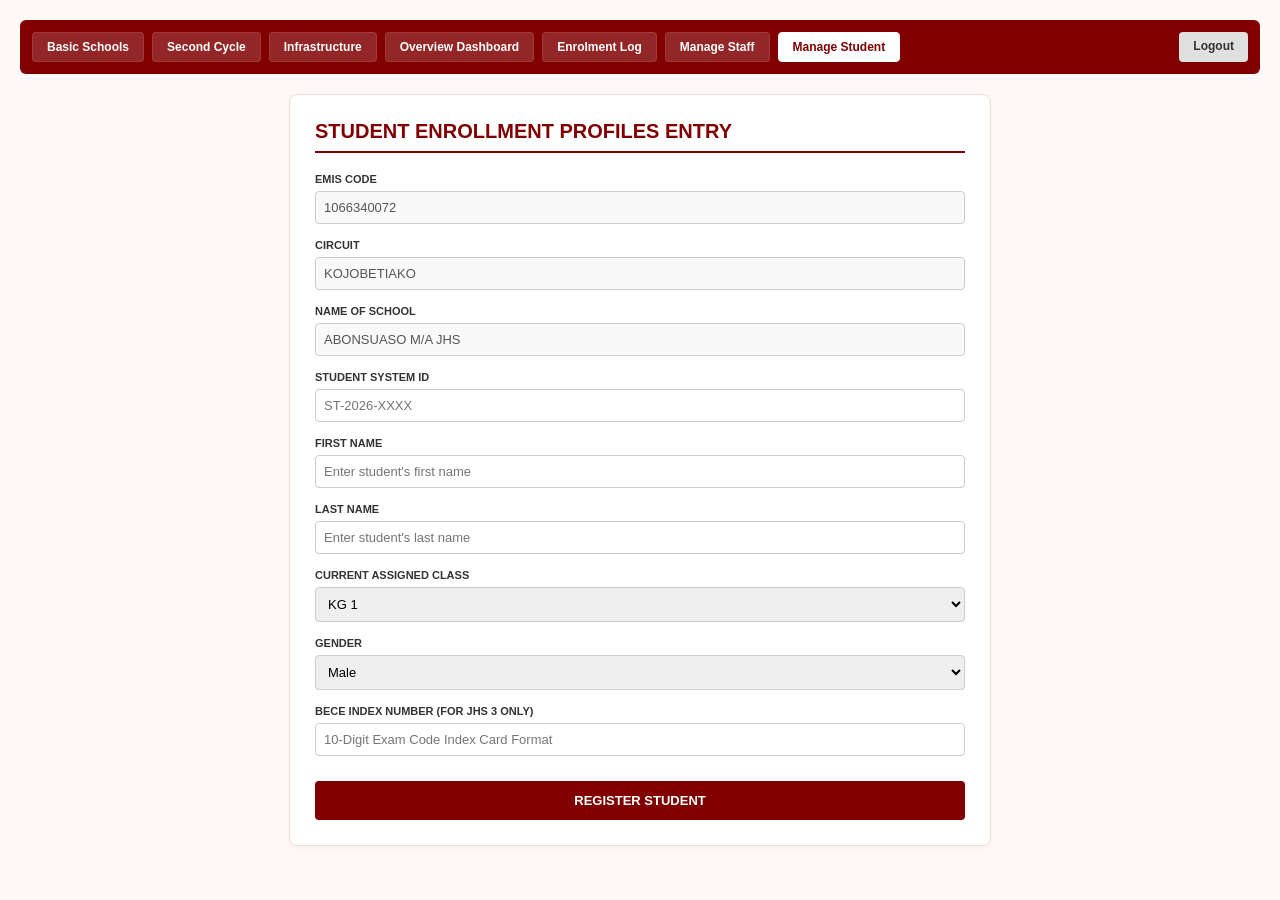
<file: student.html>
<!DOCTYPE html>
<html lang="en">
<head>
    <meta charset="UTF-8">
    <meta name="viewport" content="width=device-width, initial-scale=1.0">
    <title>GES - Manage Student Registry</title>
    <style>
        body { font-family: Arial, sans-serif; background-color: #fff8f8; margin: 0; padding: 20px; }
        .hub-nav-bar { display: flex; flex-wrap: wrap; gap: 8px; background-color: #800000; padding: 12px; border-radius: 6px; margin-bottom: 20px; }
        .hub-nav-btn { text-decoration: none; padding: 7px 14px; background-color: rgba(255,255,255,0.15); color: white; border-radius: 4px; font-size: 12px; font-weight: bold; border: 1px solid rgba(255,255,255,0.1); transition: background-color 0.2s; }
        .hub-nav-btn:hover { background-color: rgba(255, 255, 255, 0.3); }
        .hub-nav-btn.active { background-color: white; color: #800000; border-color: white; cursor: default; }
        .hub-nav-btn.logout { background-color: #e0e0e0; color: #333; margin-left: auto; border: none; }
        .hub-nav-btn.logout:hover { background-color: #d4d4d4; }
        .form-container { background: white; padding: 25px; border: 1px solid #ebdcd0; border-radius: 8px; max-width: 650px; margin: 0 auto; box-shadow: 0 4px 10px rgba(0,0,0,0.02); }
        .form-container h2 { color: #800000; margin-top: 0; font-size: 20px; border-bottom: 2px solid #800000; padding-bottom: 8px; margin-bottom: 20px; text-transform: uppercase; }
        .form-group { margin-bottom: 15px; display: flex; flex-direction: column; gap: 6px; }
        label { font-size: 11px; font-weight: bold; color: #333; text-transform: uppercase; }
        input, select { padding: 8px; border: 1px solid #ccc; border-radius: 4px; font-size: 13px; width: 100%; box-sizing: border-box; }
        input[readonly] { background-color: #f9f9f9; color: #555; }
        button { padding: 12px; background-color: #800000; color: white; border: none; font-weight: bold; border-radius: 4px; cursor: pointer; text-transform: uppercase; font-size: 13px; width: 100%; margin-top: 10px; transition: background-color 0.2s; }
        button:hover { background-color: #660000; }
        button:disabled { background-color: #ccc; cursor: not-allowed; }
    </style>
</head>
<body>

    <div class="hub-nav-bar">
        <a href="school-basic.html" class="hub-nav-btn">Basic Schools</a>
        <a href="school-second-cycle.html" class="hub-nav-btn">Second Cycle</a>
        <a href="school-infrastructure.html" class="hub-nav-btn">Infrastructure</a>
        <a href="dashboard.html" class="hub-nav-btn">Overview Dashboard</a>
        <a href="enrolment.html" class="hub-nav-btn">Enrolment Log</a>
        <a href="staff.html" class="hub-nav-btn">Manage Staff</a>
        <a href="student.html" class="hub-nav-btn active">Manage Student</a>
        <a href="index.html" class="hub-nav-btn logout">Logout</a>
    </div>

    <div class="form-container">
        <h2>Student Enrollment Profiles Entry</h2>
        <form id="studentForm">
            <div class="form-group"><label>EMIS CODE</label><input type="text" name="EMIS_Code" value="1066340072" readonly></div>
            <div class="form-group"><label>CIRCUIT</label><input type="text" name="Circuit" value="KOJOBETIAKO" readonly></div>
            <div class="form-group"><label>NAME OF SCHOOL</label><input type="text" name="School_Name" value="ABONSUASO M/A JHS" readonly></div>
            <div class="form-group"><label>STUDENT SYSTEM ID</label><input type="text" name="Student_ID" required placeholder="ST-2026-XXXX"></div>
            <div class="form-group"><label>FIRST NAME</label><input type="text" name="First_Name" required placeholder="Enter student's first name"></div>
            <div class="form-group"><label>LAST NAME</label><input type="text" name="Last_Name" required placeholder="Enter student's last name"></div>
            <div class="form-group">
                <label>CURRENT ASSIGNED CLASS</label>
                <select name="Current_Class">
                    <option value="KG 1">KG 1</option>
                    <option value="KG 2">KG 2</option>
                    <option value="Primary 1">Primary 1</option>
                    <option value="Primary 2">Primary 2</option>
                    <option value="Primary 3">Primary 3</option>
                    <option value="Primary 4">Primary 4</option>
                    <option value="Primary 5">Primary 5</option>
                    <option value="Primary 6">Primary 6</option>
                    <option value="JHS 1">JHS 1</option>
                    <option value="JHS 2">JHS 2</option>
                    <option value="JHS 3">JHS 3</option>
                </select>
            </div>
            <div class="form-group">
                <label>GENDER</label>
                <select name="Gender">
                    <option value="Male">Male</option>
                    <option value="Female">Female</option>
                </select>
            </div>
            <div class="form-group"><label>BECE INDEX NUMBER (FOR JHS 3 ONLY)</label><input type="text" name="BECE_Index_Number" placeholder="10-Digit Exam Code Index Card Format"></div>
            <button type="submit" id="btnSave">REGISTER STUDENT</button>
        </form>
    </div>

    <script>
        document.getElementById("studentForm").addEventListener("submit", async (e) => {
            e.preventDefault();
            const btn = document.getElementById("btnSave");
            btn.disabled = true; 
            btn.innerText = "SAVING STUDENT DATA...";
            
            const APP_SCRIPT_URL = "PASTE_YOUR_DEPLOYED_WEB_APP_URL_HERE";
            const formData = new FormData(e.target);
            const payloadData = {};
            formData.forEach((val, key) => payloadData[key] = val);

            const payload = { formType: "Student", data: payloadData };

            try {
                const res = await fetch(APP_SCRIPT_URL, { 
                    method: "POST", 
                    mode: "cors", 
                    headers: { "Content-Type": "text/plain;charset=utf-8" },
                    body: JSON.stringify(payload) 
                });
                const result = await res.json();
                if(result.result === "success") { 
                    alert(result.message); 
                    e.target.reset();
                    document.getElementsByName("EMIS_Code")[0].value = "1066340072";
                    document.getElementsByName("Circuit")[0].value = "KOJOBETIAKO";
                    document.getElementsByName("School_Name")[0].value = "ABONSUASO M/A JHS";
                } else {
                    alert("Write operation failed: " + result.message);
                }
            } catch (err) { 
                alert("Database Engine Timeout or API Link Invalid."); 
                console.error(err);
            } finally { 
                btn.disabled = false; 
                btn.innerText = "REGISTER STUDENT"; 
            }
        });
    </script>
    
    <!-- Secure Central Session Access Protection Checkpoint -->
    <script src="session-manager.js"></script>
</body>
</html>
</file>
